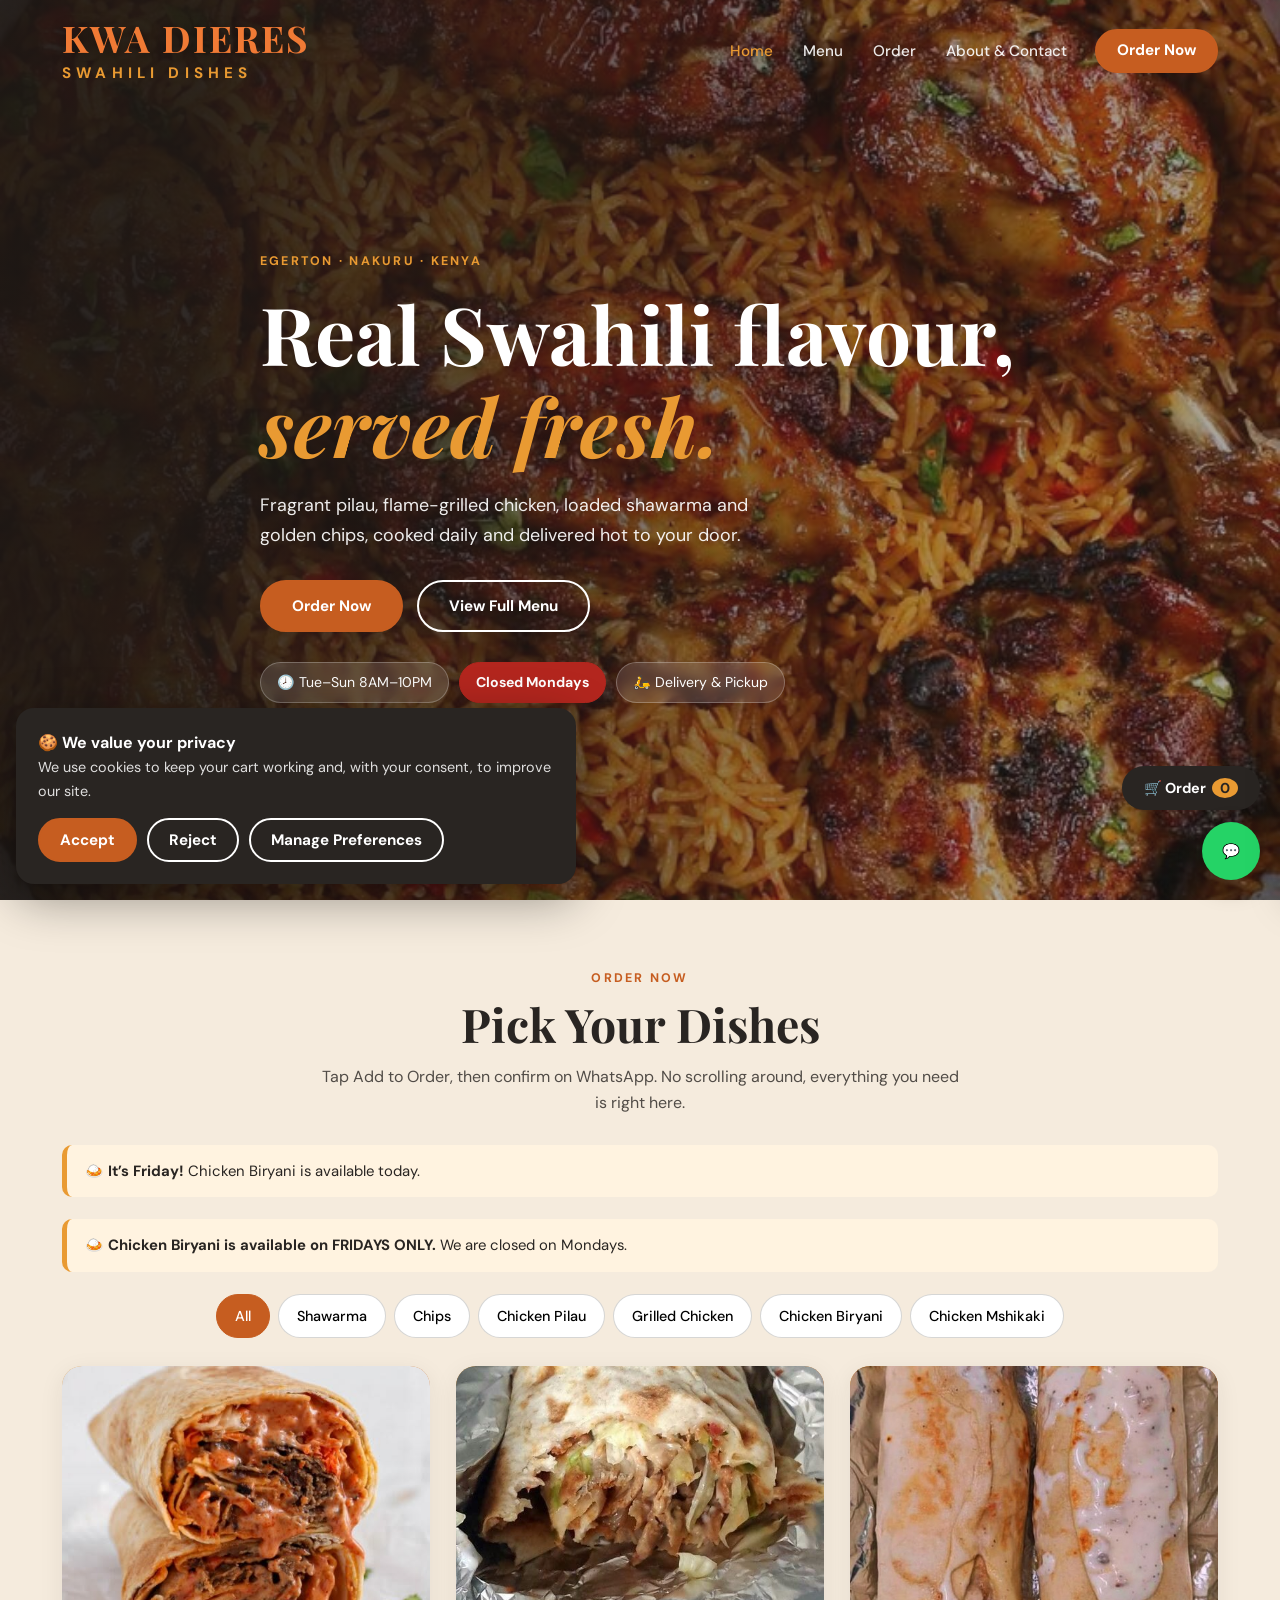
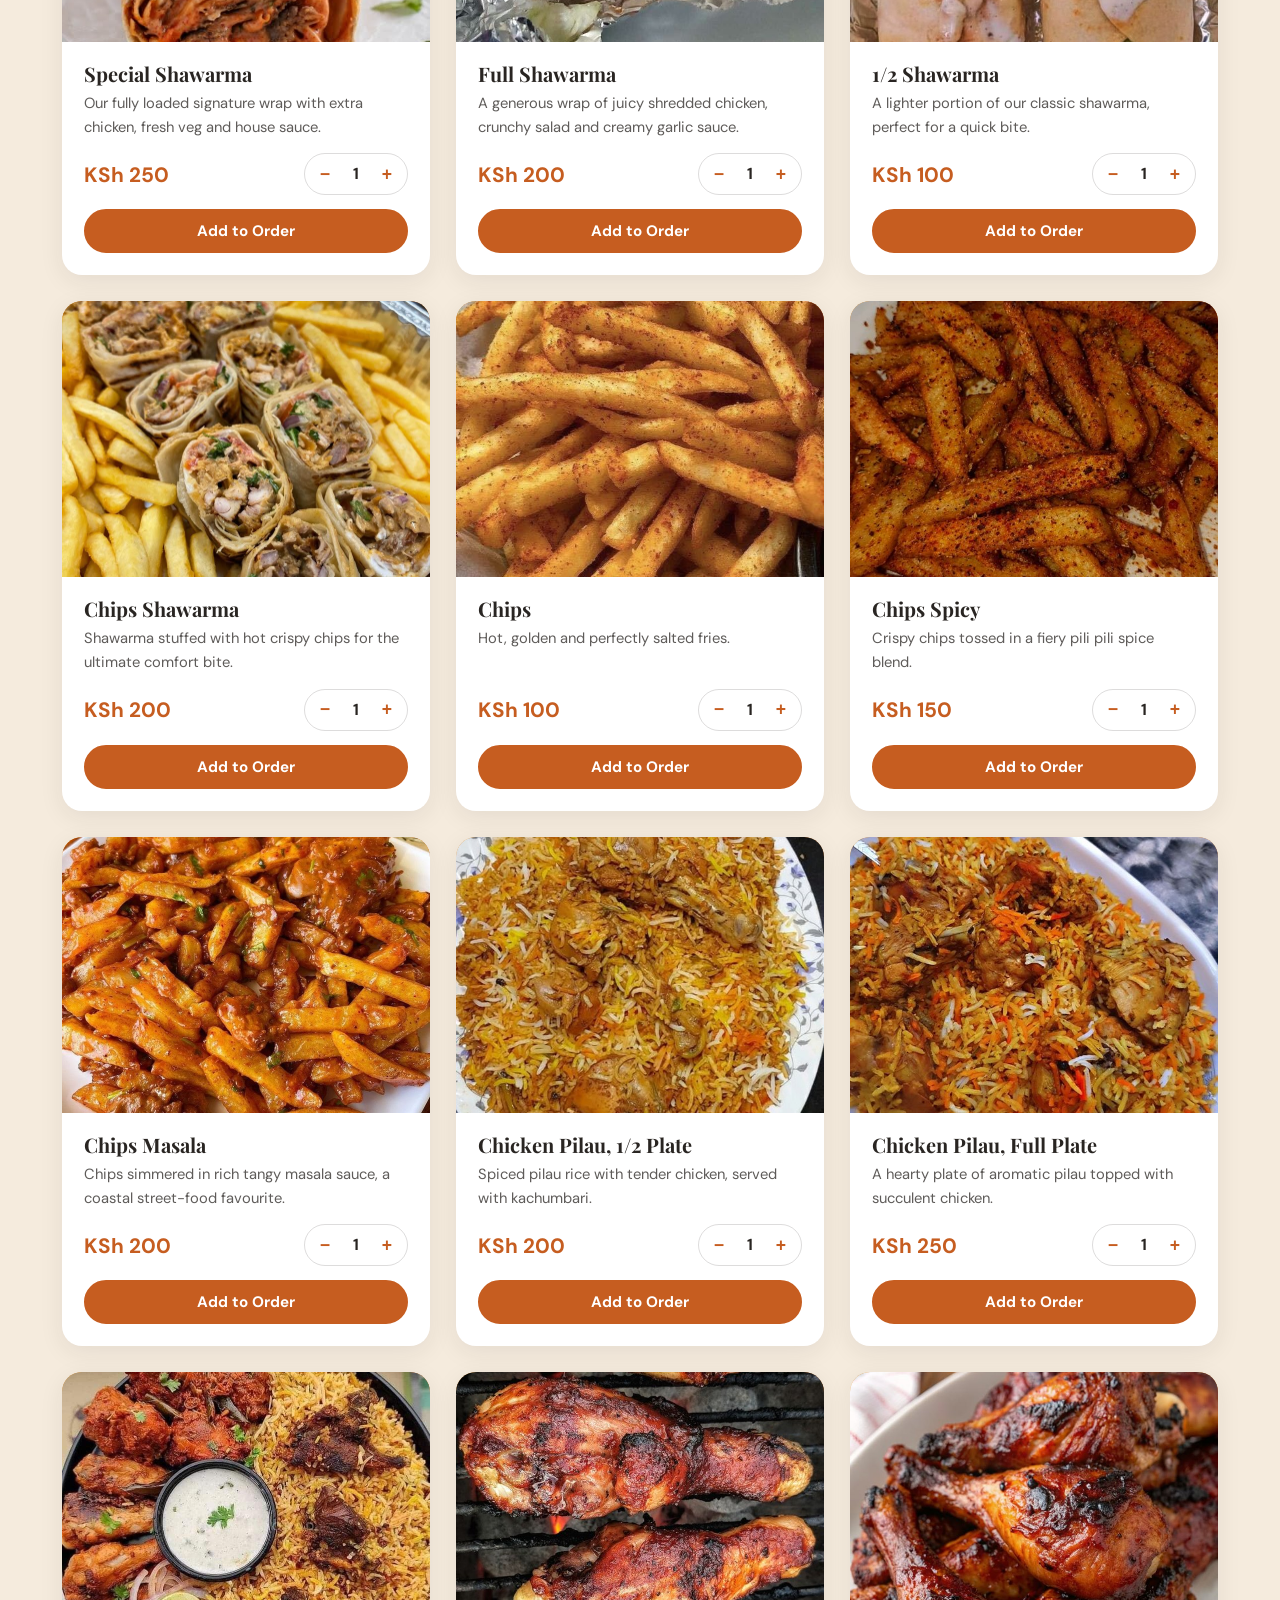
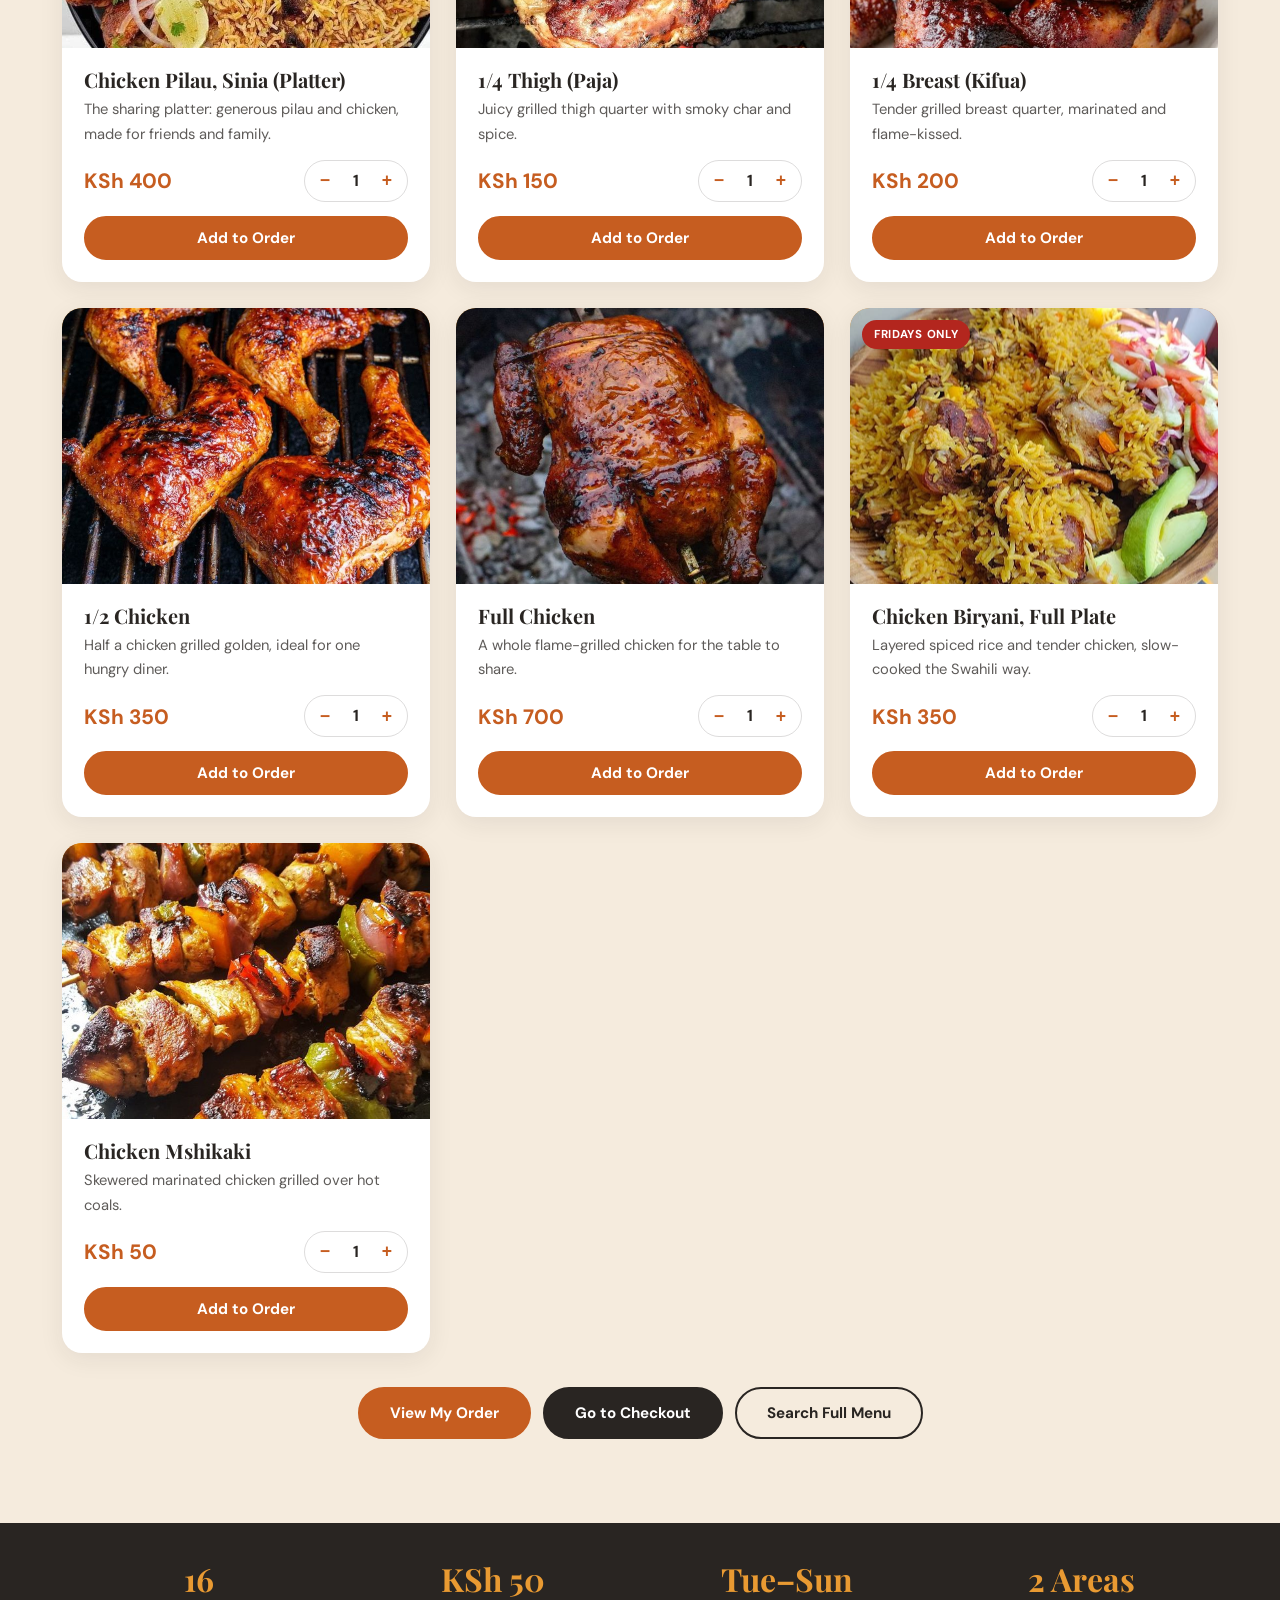
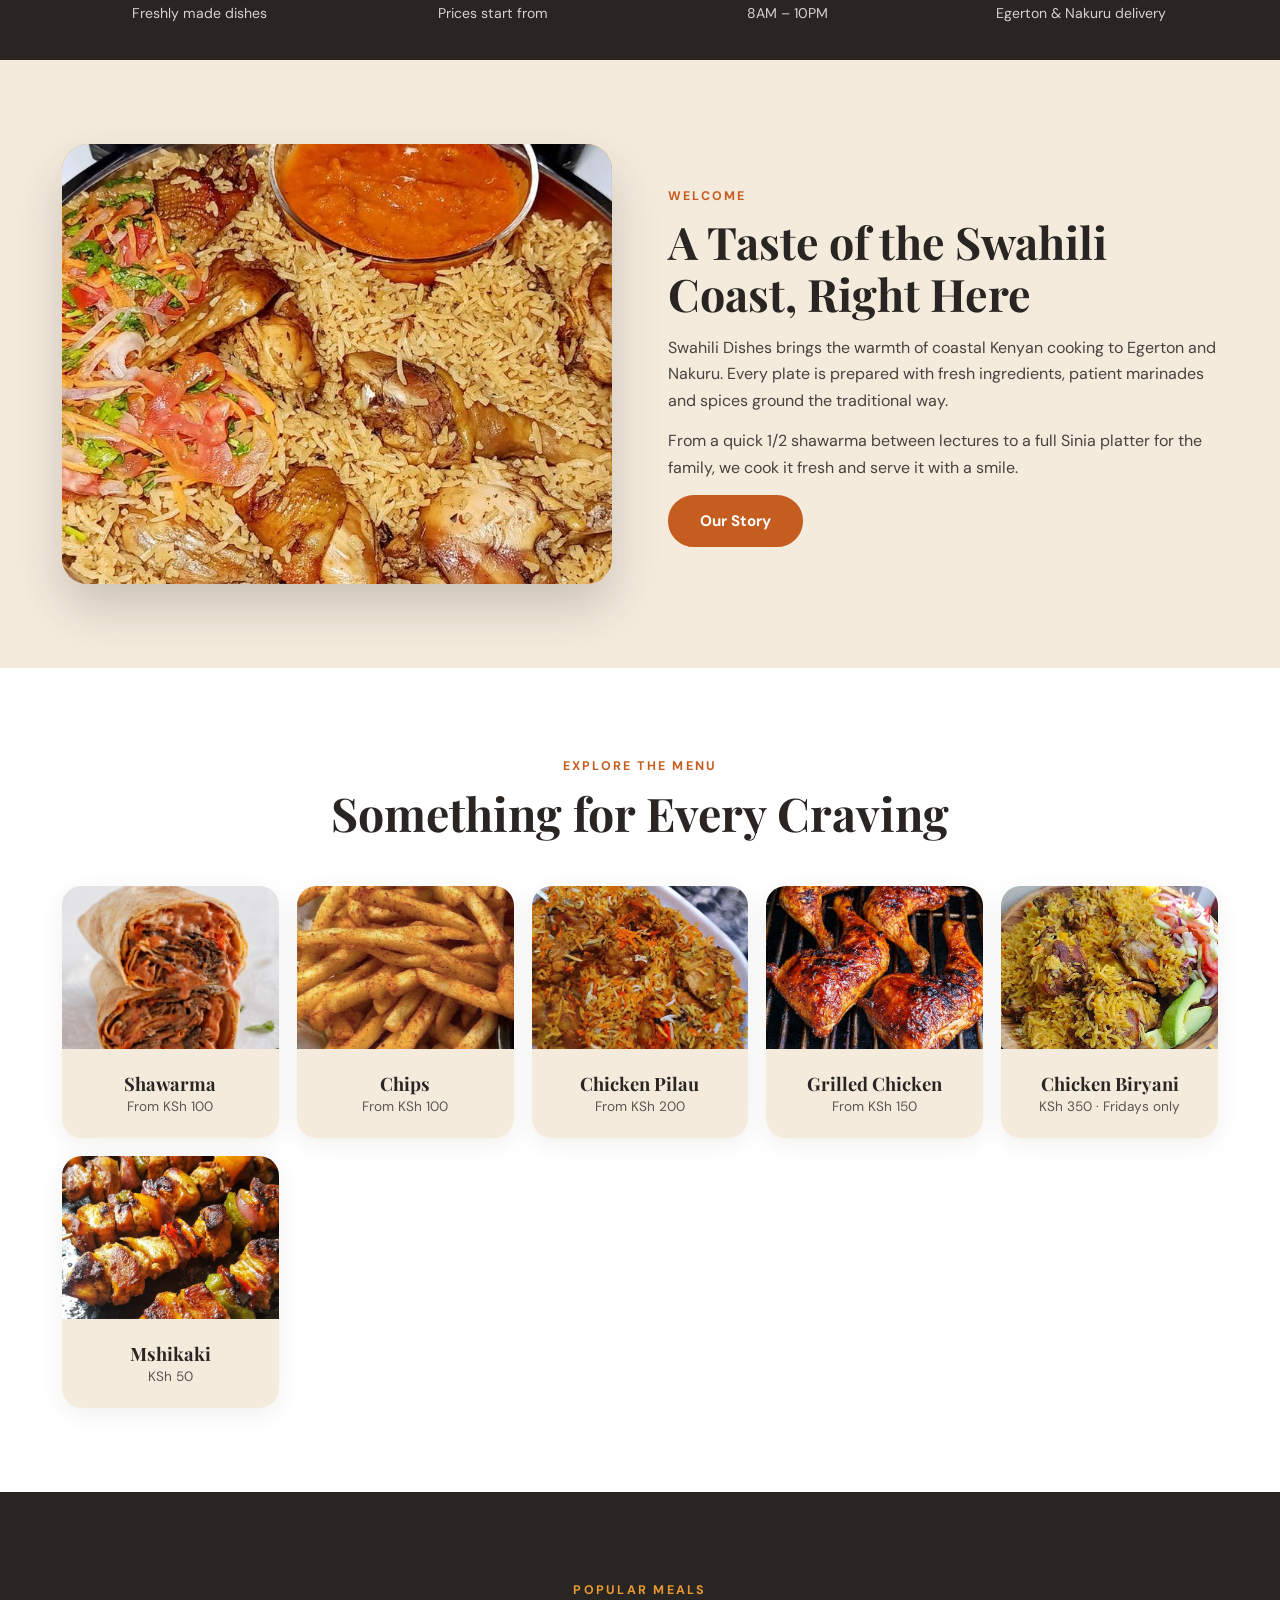
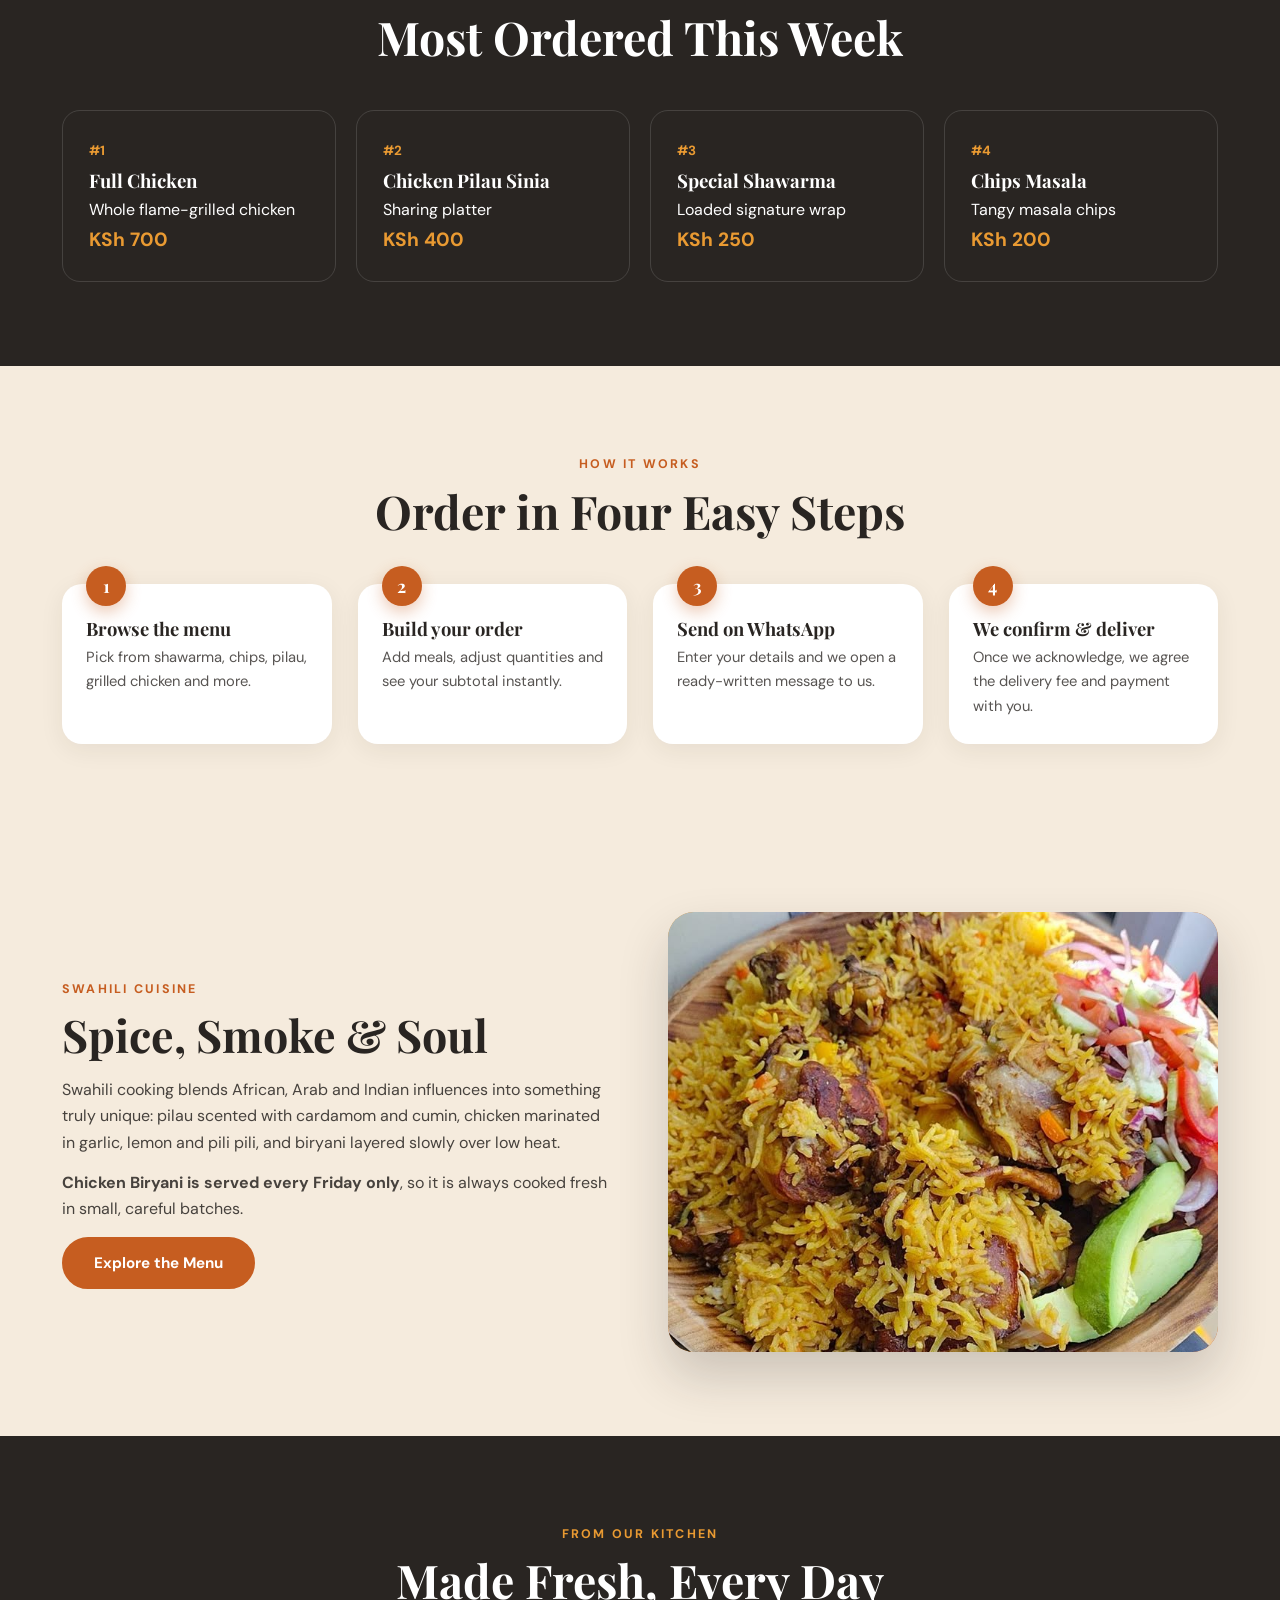
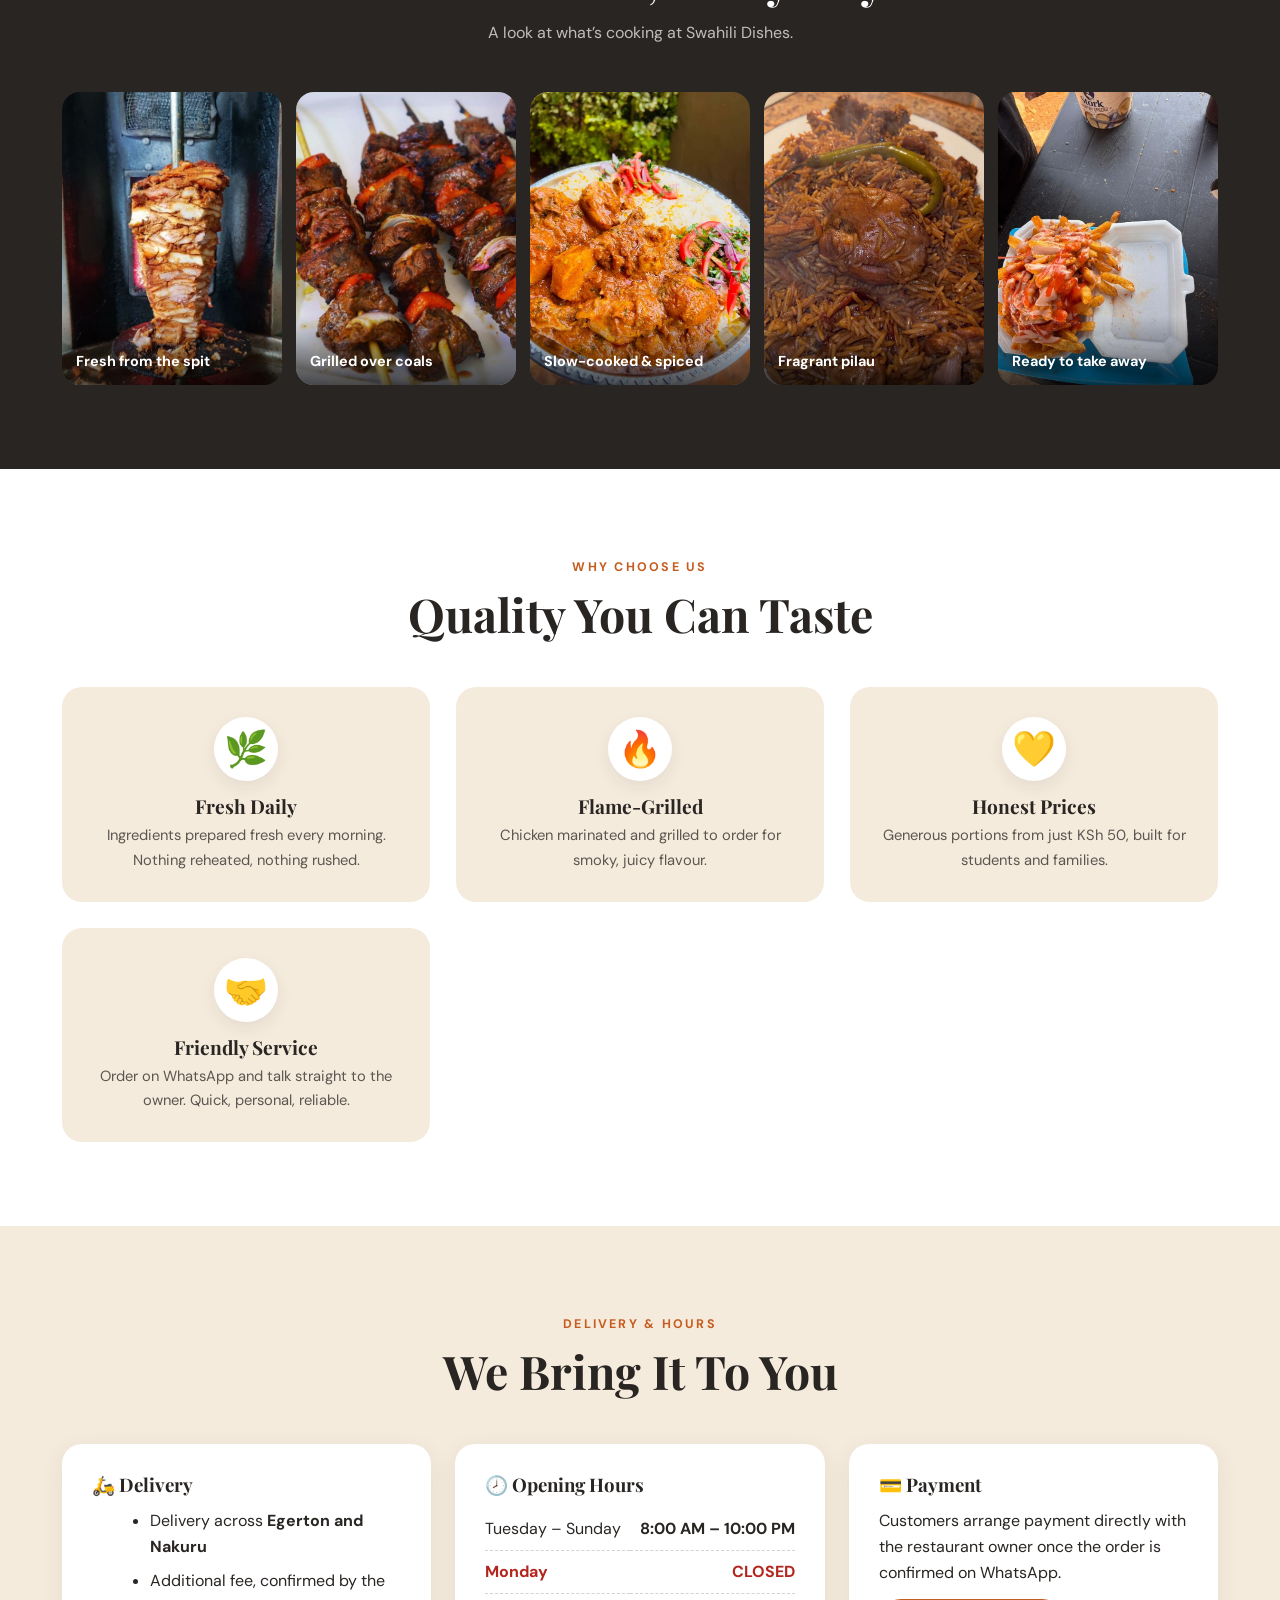
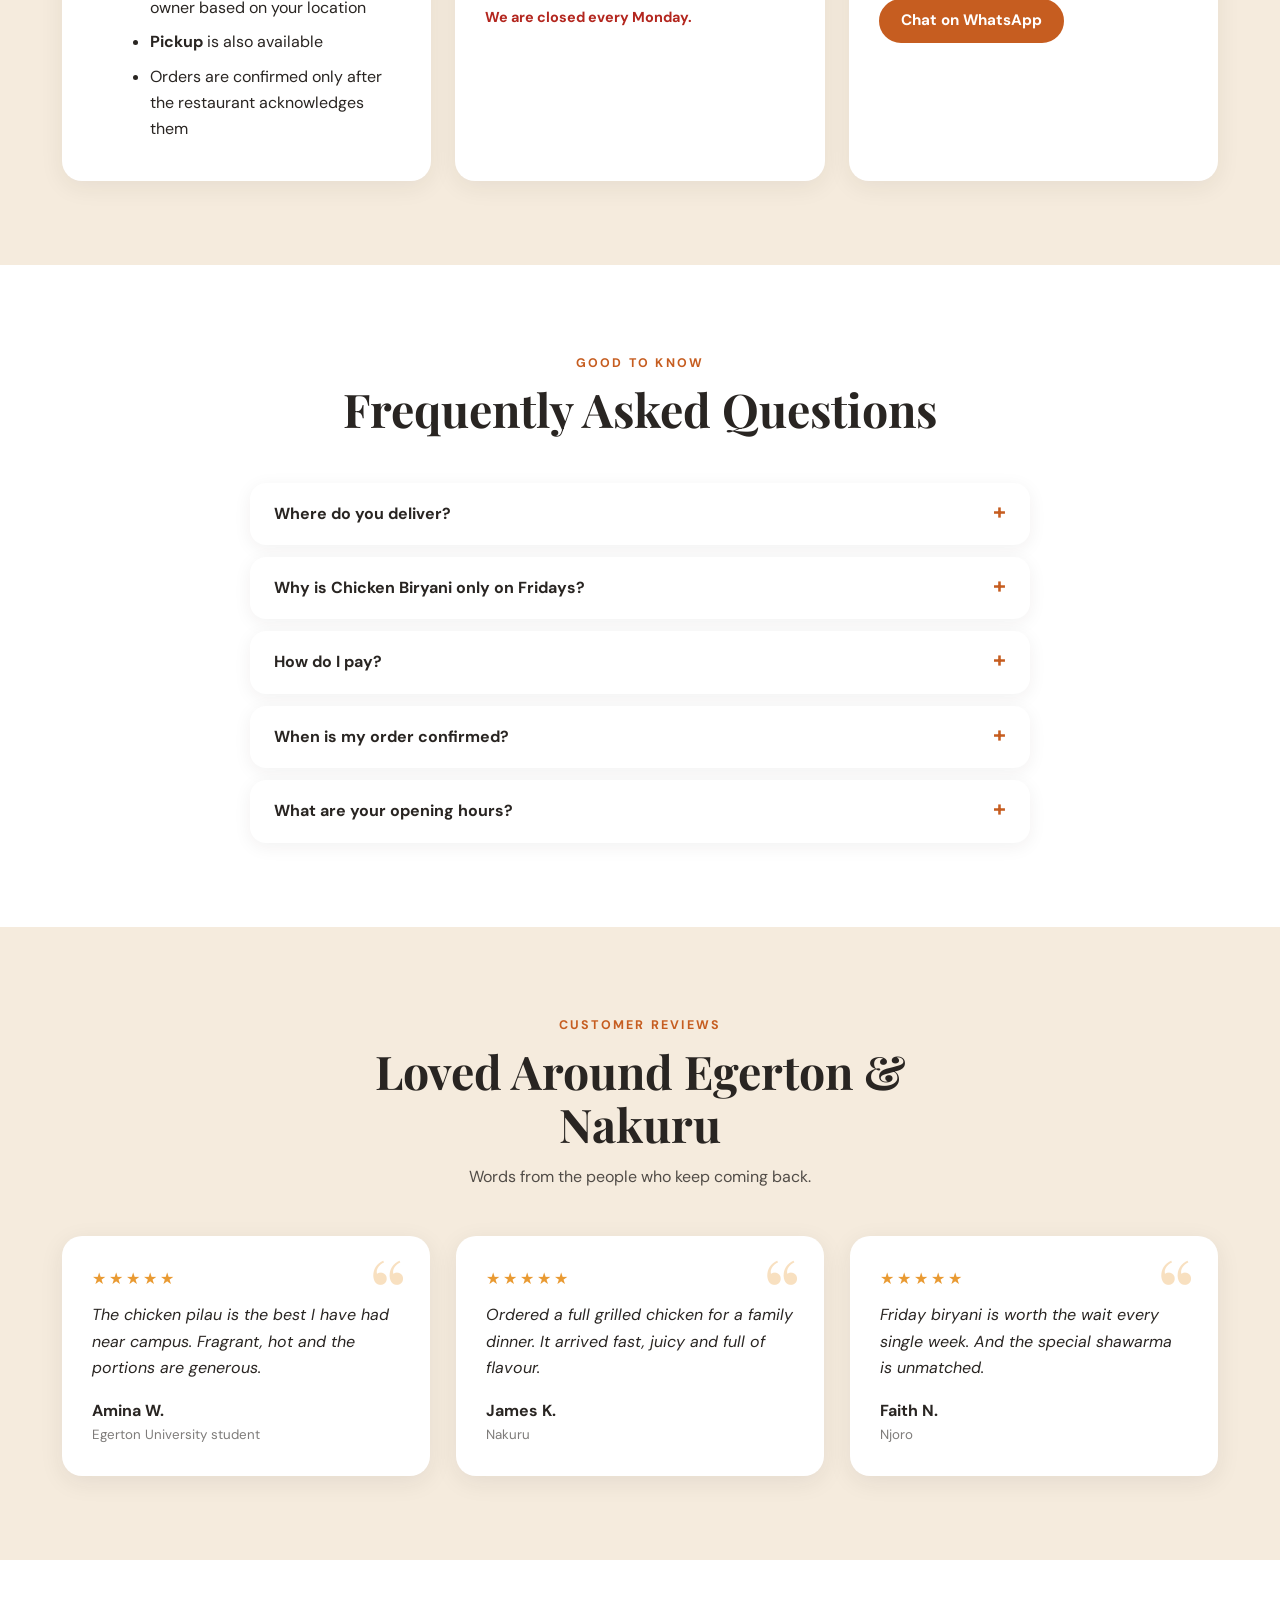
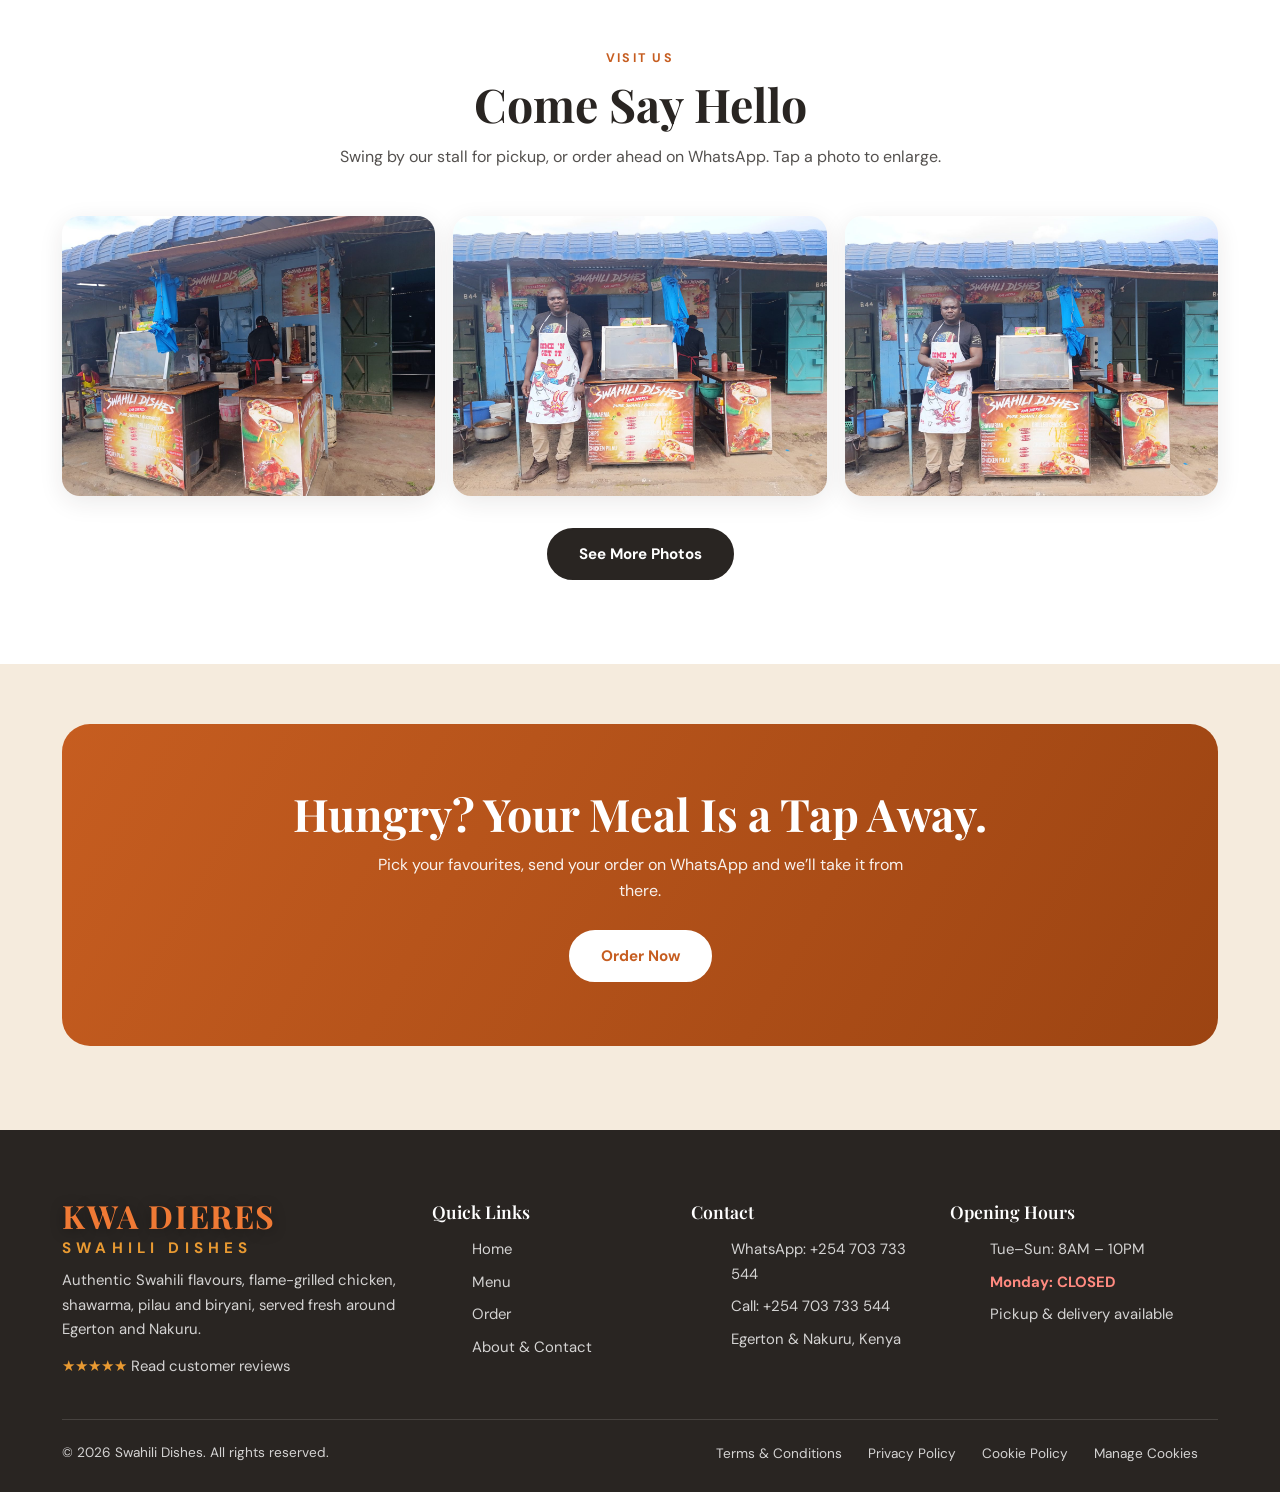
<file: index.html>
<!DOCTYPE html><html lang="en"><head><meta charset="utf-8"><meta name="viewport" content="width=device-width,initial-scale=1"><title>Kwa Dieres – Swahili Dishes | Swahili Cuisine, Grilled Chicken &amp; Shawarma in Egerton &amp; Nakuru</title><meta name="description" content="Authentic Swahili food in Egerton and Nakuru: pilau, biryani, grilled chicken, shawarma and chips. Order on WhatsApp."><link rel="preconnect" href="https://fonts.googleapis.com"><link rel="preconnect" href="https://fonts.gstatic.com" crossorigin><link href="https://fonts.googleapis.com/css2?family=DM+Sans:wght@400;500;700&family=Playfair+Display:wght@600;700&display=swap" rel="stylesheet"><link rel="stylesheet" href="css/style.css"></head><body>
<section class="hero"><div class="wrap"><span class="eyebrow" style="color:var(--a)">Egerton · Nakuru · Kenya</span><h1>Real Swahili flavour, <em>served fresh.</em></h1><p>Fragrant pilau, flame-grilled chicken, loaded shawarma and golden chips, cooked daily and delivered hot to your door.</p><div class="cta"><a class="btn" href="#order">Order Now</a><a class="btn ghost" href="menu.html">View Full Menu</a></div><div class="pills"><span>🕗 Tue–Sun 8AM–10PM</span><span class="x">Closed Mondays</span><span>🛵 Delivery &amp; Pickup</span></div></div></section>
<section id="order" style="padding-top:64px"><div class="wrap"><div class="sh rv" style="margin-bottom:28px"><span class="eyebrow">Order Now</span><h2>Pick Your Dishes</h2><p>Tap Add to Order, then confirm on WhatsApp. No scrolling around, everything you need is right here.</p></div><div id="notice"></div><div class="notice"><b>🍛 Chicken Biryani is available on FRIDAYS ONLY.</b> We are closed on Mondays.</div><div class="chips" id="qchips" style="margin-bottom:28px"></div><div class="grid" id="featured"></div><p style="text-align:center;margin-top:34px;display:flex;gap:12px;justify-content:center;flex-wrap:wrap"><button class="btn" data-open>View My Order</button><a class="btn dk" href="order.html">Go to Checkout</a><a class="btn ghost" style="color:var(--c);border-color:var(--c)" href="menu.html">Search Full Menu</a></p></div></section>
<div class="stats"><div class="wrap"><div><b>16</b><span>Freshly made dishes</span></div><div><b>KSh 50</b><span>Prices start from</span></div><div><b>Tue–Sun</b><span>8AM – 10PM</span></div><div><b>2 Areas</b><span>Egerton &amp; Nakuru delivery</span></div></div></div>
<section><div class="wrap split"><div class="pic rv">🍗<img src="images/about.jpg" alt="Swahili Dishes kitchen" onerror="this.remove()"></div><div class="rv"><span class="eyebrow">Welcome</span><h2>A Taste of the Swahili Coast, Right Here</h2><p>Swahili Dishes brings the warmth of coastal Kenyan cooking to Egerton and Nakuru. Every plate is prepared with fresh ingredients, patient marinades and spices ground the traditional way.</p><p>From a quick 1/2 shawarma between lectures to a full Sinia platter for the family, we cook it fresh and serve it with a smile.</p><a class="btn" href="about.html">Our Story</a></div></div></section>
<section class="white"><div class="wrap"><div class="sh rv"><span class="eyebrow">Explore the Menu</span><h2>Something for Every Craving</h2></div><div class="tiles"><a class="tile rv" href="menu.html#cat-0"><div class="tim"><img src="images/special-shawarma.jpg" alt="" loading="lazy"></div><h3>Shawarma</h3><p>From KSh 100</p></a><a class="tile rv" href="menu.html#cat-1"><div class="tim"><img src="images/chips.jpg" alt="" loading="lazy"></div><h3>Chips</h3><p>From KSh 100</p></a><a class="tile rv" href="menu.html#cat-2"><div class="tim"><img src="images/pilau-full.jpg" alt="" loading="lazy"></div><h3>Chicken Pilau</h3><p>From KSh 200</p></a><a class="tile rv" href="menu.html#cat-3"><div class="tim"><img src="images/grill-half.jpg" alt="" loading="lazy"></div><h3>Grilled Chicken</h3><p>From KSh 150</p></a><a class="tile rv" href="menu.html#cat-4"><div class="tim"><img src="images/biryani.jpg" alt="" loading="lazy"></div><h3>Chicken Biryani</h3><p>KSh 350 · Fridays only</p></a><a class="tile rv" href="menu.html#cat-5"><div class="tim"><img src="images/mshikaki.jpg" alt="" loading="lazy"></div><h3>Mshikaki</h3><p>KSh 50</p></a></div></div></section>
<section class="dark"><div class="wrap"><div class="sh rv"><span class="eyebrow" style="color:var(--a)">Popular Meals</span><h2>Most Ordered This Week</h2></div><div class="pop rv"><div><small>#1</small><h3>Full Chicken</h3><p>Whole flame-grilled chicken</p><b>KSh 700</b></div><div><small>#2</small><h3>Chicken Pilau Sinia</h3><p>Sharing platter</p><b>KSh 400</b></div><div><small>#3</small><h3>Special Shawarma</h3><p>Loaded signature wrap</p><b>KSh 250</b></div><div><small>#4</small><h3>Chips Masala</h3><p>Tangy masala chips</p><b>KSh 200</b></div></div></div></section>
<section><div class="wrap"><div class="sh rv"><span class="eyebrow">How It Works</span><h2>Order in Four Easy Steps</h2></div><div class="steps"><div class="step rv"><h3>Browse the menu</h3><p>Pick from shawarma, chips, pilau, grilled chicken and more.</p></div><div class="step rv"><h3>Build your order</h3><p>Add meals, adjust quantities and see your subtotal instantly.</p></div><div class="step rv"><h3>Send on WhatsApp</h3><p>Enter your details and we open a ready-written message to us.</p></div><div class="step rv"><h3>We confirm &amp; deliver</h3><p>Once we acknowledge, we agree the delivery fee and payment with you.</p></div></div></div></section>
<section><div class="wrap split"><div class="rv"><span class="eyebrow">Swahili Cuisine</span><h2>Spice, Smoke &amp; Soul</h2><p>Swahili cooking blends African, Arab and Indian influences into something truly unique: pilau scented with cardamom and cumin, chicken marinated in garlic, lemon and pili pili, and biryani layered slowly over low heat.</p><p><b>Chicken Biryani is served every Friday only</b>, so it is always cooked fresh in small, careful batches.</p><a class="btn" href="menu.html">Explore the Menu</a></div><div class="pic rv">🍛<img src="images/biryani.jpg" alt="Chicken biryani" onerror="this.remove()"></div></div></section>
<section class="dark"><div class="wrap"><div class="sh rv"><span class="eyebrow" style="color:var(--a)">From Our Kitchen</span><h2>Made Fresh, Every Day</h2><p>A look at what’s cooking at Swahili Dishes.</p></div><div class="gal"><figure class="rv"><img src="images/g1.jpg" alt="Shawarma roasting on the spit" loading="lazy"><figcaption>Fresh from the spit</figcaption></figure><figure class="rv"><img src="images/g2.jpg" alt="Skewers grilled over coals" loading="lazy"><figcaption>Grilled over coals</figcaption></figure><figure class="rv"><img src="images/g3.jpg" alt="Slow-cooked spiced dish" loading="lazy"><figcaption>Slow-cooked &amp; spiced</figcaption></figure><figure class="rv"><img src="images/g4.jpg" alt="Fragrant pilau" loading="lazy"><figcaption>Fragrant pilau</figcaption></figure><figure class="rv"><img src="images/g5.jpg" alt="Takeaway chips" loading="lazy"><figcaption>Ready to take away</figcaption></figure></div></div></section>
<section class="white"><div class="wrap"><div class="sh rv"><span class="eyebrow">Why Choose Us</span><h2>Quality You Can Taste</h2></div><div class="grid"><div class="feat rv"><i aria-hidden="true">🌿</i><h3>Fresh Daily</h3><p>Ingredients prepared fresh every morning. Nothing reheated, nothing rushed.</p></div><div class="feat rv"><i aria-hidden="true">🔥</i><h3>Flame-Grilled</h3><p>Chicken marinated and grilled to order for smoky, juicy flavour.</p></div><div class="feat rv"><i aria-hidden="true">💛</i><h3>Honest Prices</h3><p>Generous portions from just KSh 50, built for students and families.</p></div><div class="feat rv"><i aria-hidden="true">🤝</i><h3>Friendly Service</h3><p>Order on WhatsApp and talk straight to the owner. Quick, personal, reliable.</p></div></div></div></section>
<section><div class="wrap"><div class="sh rv"><span class="eyebrow">Delivery &amp; Hours</span><h2>We Bring It To You</h2></div><div class="info"><div class="box rv"><h3>🛵 Delivery</h3><ul><li>Delivery across <b>Egerton and Nakuru</b></li><li>Additional fee, confirmed by the owner based on your location</li><li><b>Pickup</b> is also available</li><li>Orders are confirmed only after the restaurant acknowledges them</li></ul></div><div class="box rv"><h3>🕗 Opening Hours</h3><table class="hrs"><tr><td>Tuesday – Sunday</td><td>8:00 AM – 10:00 PM</td></tr><tr class="cl"><td>Monday</td><td>CLOSED</td></tr></table><p style="margin-top:12px;font-size:.9rem"><b style="color:#b3261e">We are closed every Monday.</b></p></div><div class="box rv"><h3>💳 Payment</h3><p>Customers arrange payment directly with the restaurant owner once the order is confirmed on WhatsApp.</p><p style="margin-top:12px"><a class="btn sm" href="https://wa.me/254703733544">Chat on WhatsApp</a></p></div></div></div></section>
<section class="white"><div class="wrap"><div class="sh rv"><span class="eyebrow">Good to Know</span><h2>Frequently Asked Questions</h2></div><div class="faq rv"><details><summary>Where do you deliver?</summary><p>We deliver within Egerton and Nakuru. Delivery has an additional fee which the owner confirms with you based on your location. Pickup is also available.</p></details><details><summary>Why is Chicken Biryani only on Fridays?</summary><p>Biryani is cooked in careful, fresh batches every Friday, so it is only available to order that day.</p></details><details><summary>How do I pay?</summary><p>Payment is arranged directly with the restaurant owner after your order is acknowledged on WhatsApp.</p></details><details><summary>When is my order confirmed?</summary><p>Sending the WhatsApp message is a request. Your order is confirmed once the restaurant acknowledges it.</p></details><details><summary>What are your opening hours?</summary><p>We are open Tuesday to Sunday, 8AM to 10PM, and closed every Monday.</p></details></div></div></section>
<section id="reviews"><div class="wrap"><div class="sh rv"><span class="eyebrow">Customer Reviews</span><h2>Loved Around Egerton &amp; Nakuru</h2><p>Words from the people who keep coming back.</p></div><div class="grid"><div class="rev rv"><div class="st">★★★★★</div><p>The chicken pilau is the best I have had near campus. Fragrant, hot and the portions are generous.</p><b>Amina W.<small>Egerton University student</small></b></div><div class="rev rv"><div class="st">★★★★★</div><p>Ordered a full grilled chicken for a family dinner. It arrived fast, juicy and full of flavour.</p><b>James K.<small>Nakuru</small></b></div><div class="rev rv"><div class="st">★★★★★</div><p>Friday biryani is worth the wait every single week. And the special shawarma is unmatched.</p><b>Faith N.<small>Njoro</small></b></div></div></div></section>
<section class="white"><div class="wrap"><div class="sh rv"><span class="eyebrow">Visit Us</span><h2>Come Say Hello</h2><p>Swing by our stall for pickup, or order ahead on WhatsApp. Tap a photo to enlarge.</p></div><div class="strip"><button class="zm rv" data-zoom="images/stall-1.jpg" data-alt="Swahili Dishes stall front" aria-label="Enlarge photo: Swahili Dishes stall front"><img src="images/stall-1.jpg" alt="Swahili Dishes stall front" loading="lazy"></button><button class="zm rv" data-zoom="images/stall-2.jpg" data-alt="Our team at the stall" aria-label="Enlarge photo: Our team at the stall"><img src="images/stall-2.jpg" alt="Our team at the stall" loading="lazy"></button><button class="zm rv" data-zoom="images/stall-5.jpg" data-alt="Fresh food counter" aria-label="Enlarge photo: Fresh food counter"><img src="images/stall-5.jpg" alt="Fresh food counter" loading="lazy"></button></div><p style="text-align:center;margin-top:32px"><a class="btn dk" href="about.html#stall">See More Photos</a></p></div></section>
<section style="padding-top:60px"><div class="wrap"><div class="band rv"><h2>Hungry? Your Meal Is a Tap Away.</h2><p>Pick your favourites, send your order on WhatsApp and we’ll take it from there.</p><a class="btn" href="menu.html">Order Now</a></div></div></section>
<script src="js/app.js"></script></body></html>
</file>
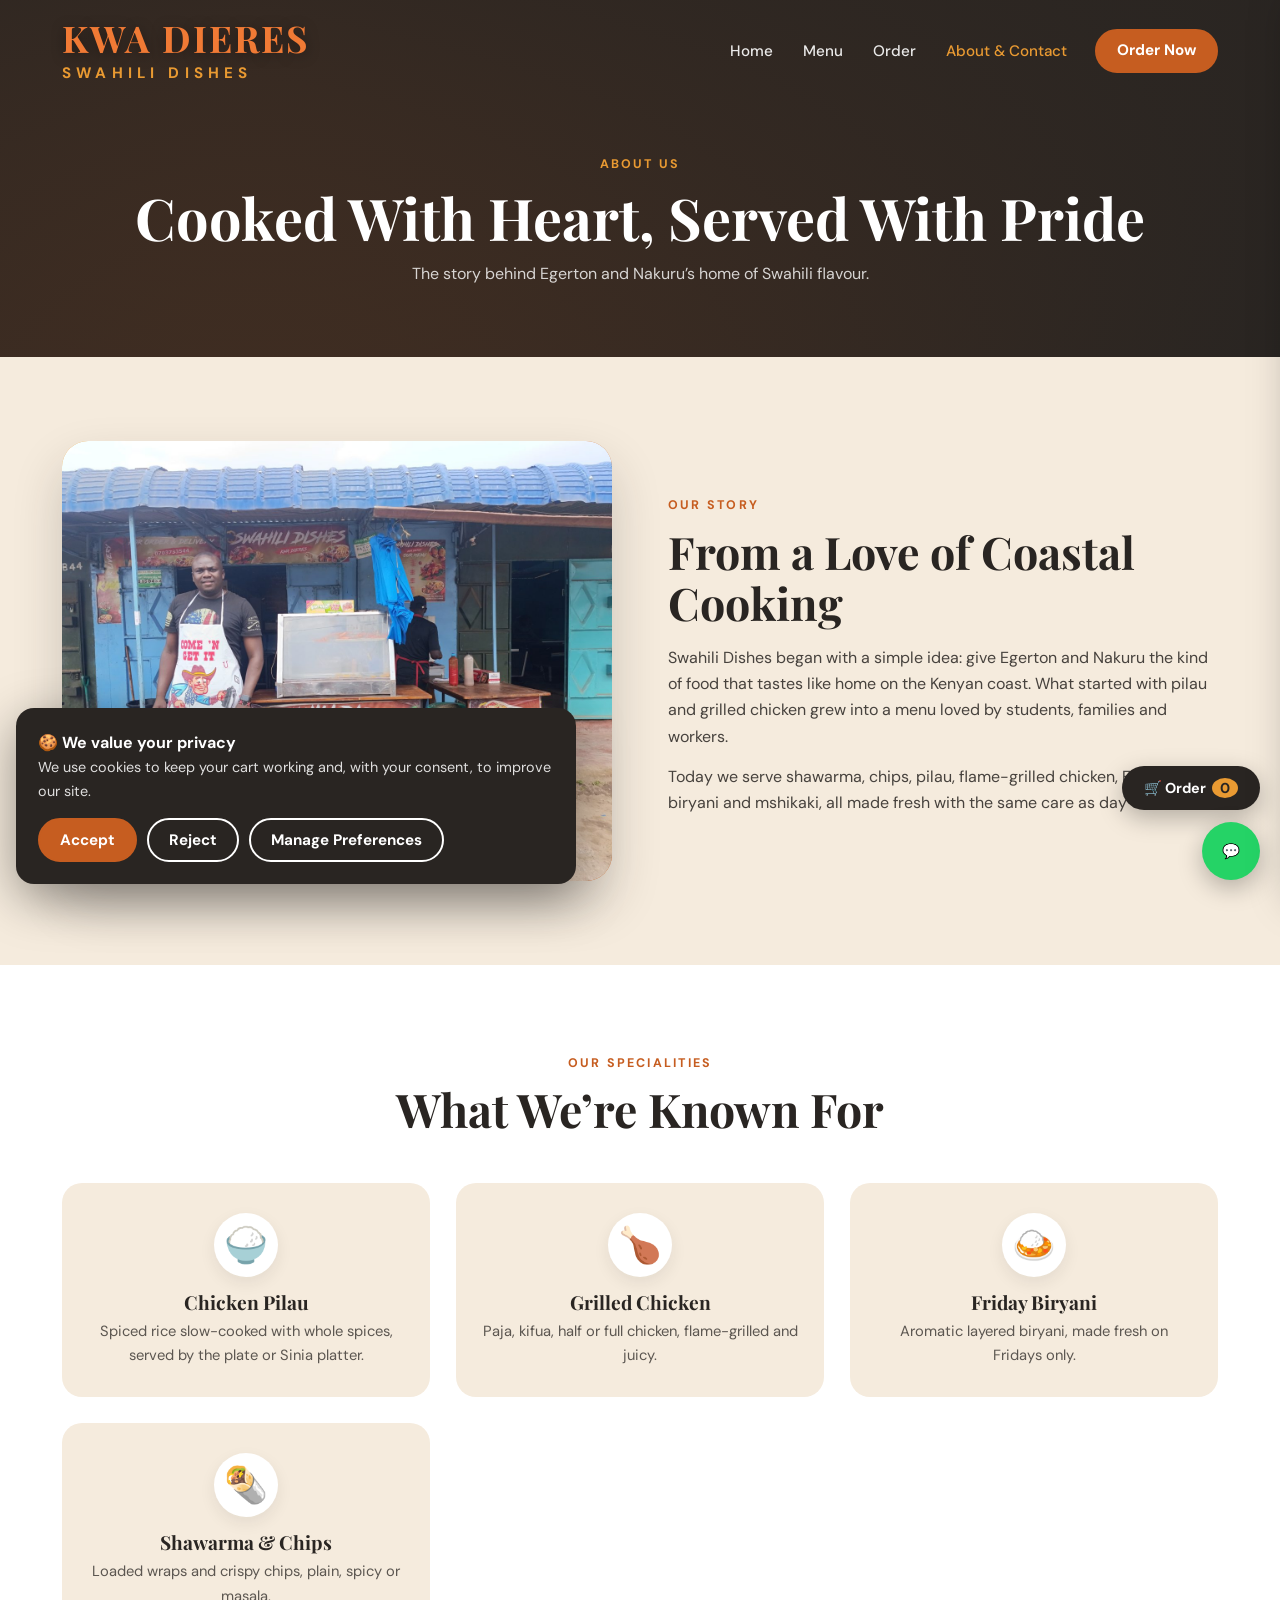
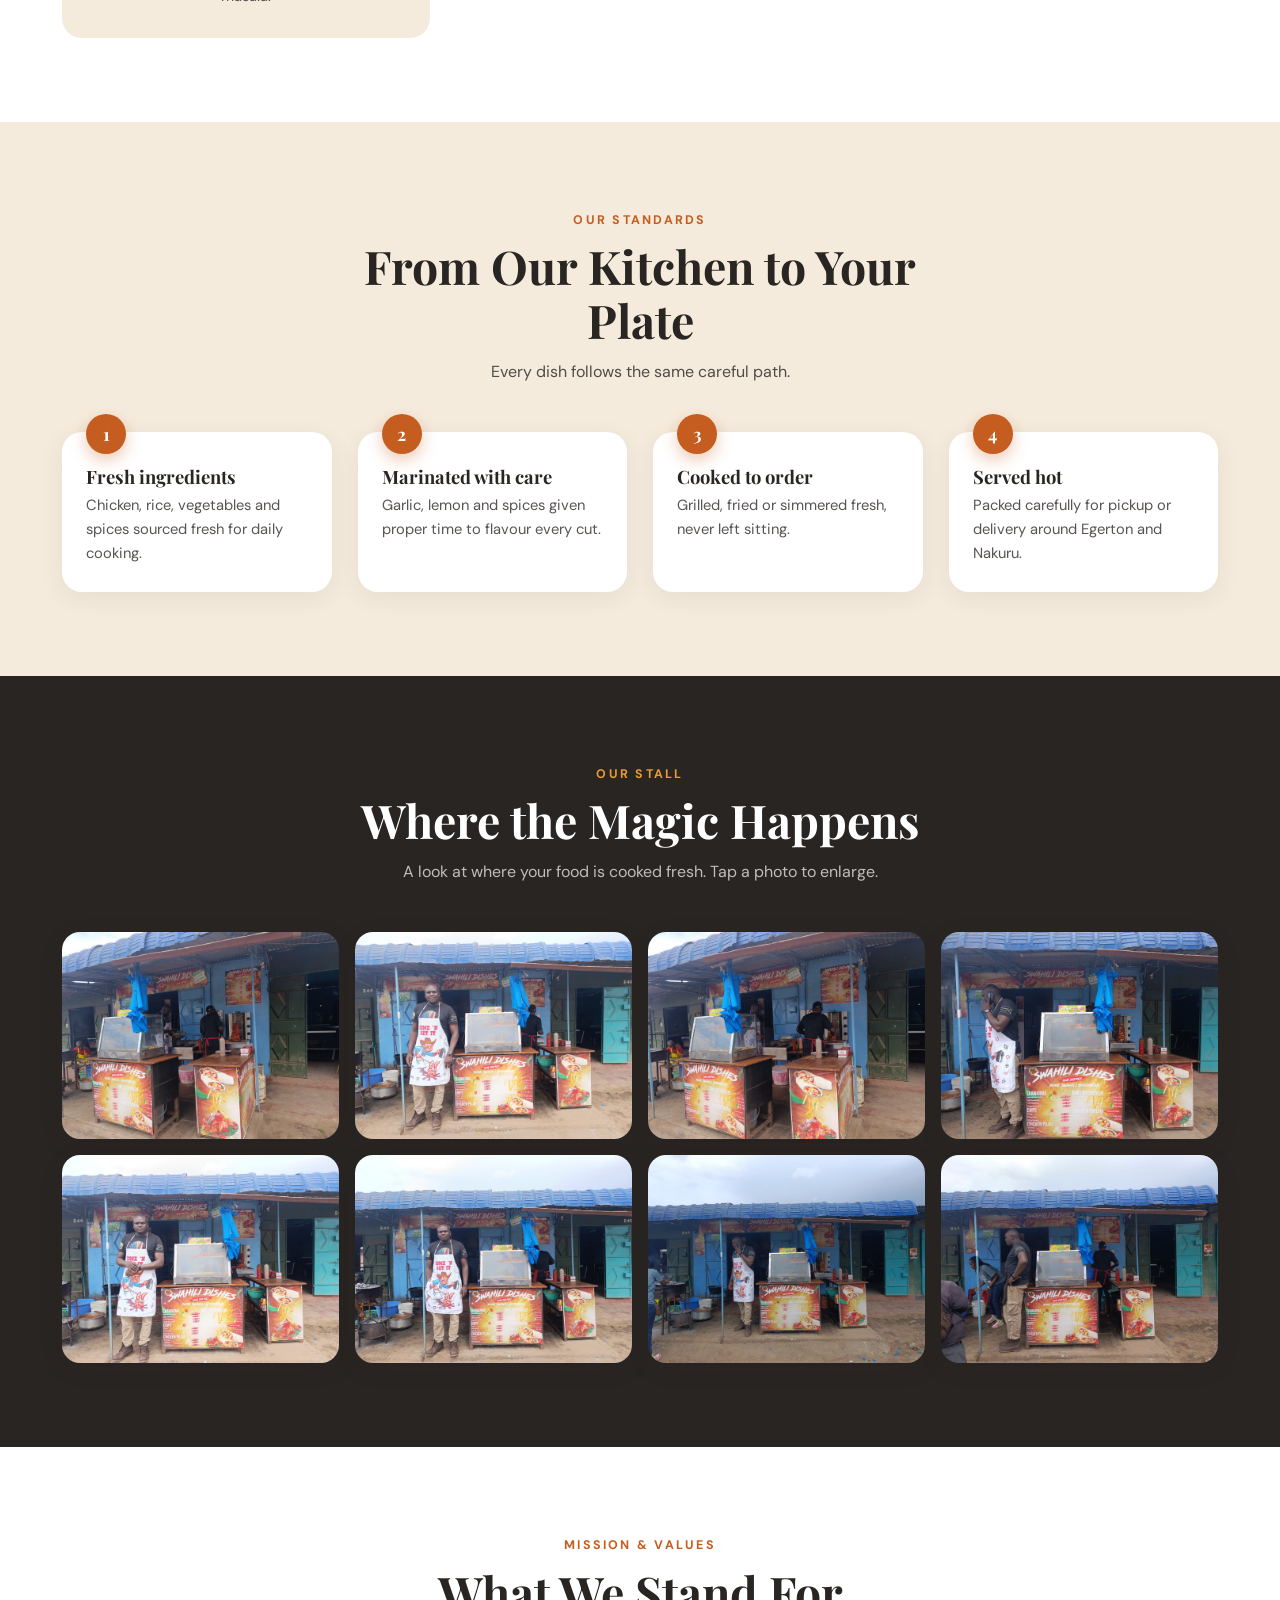
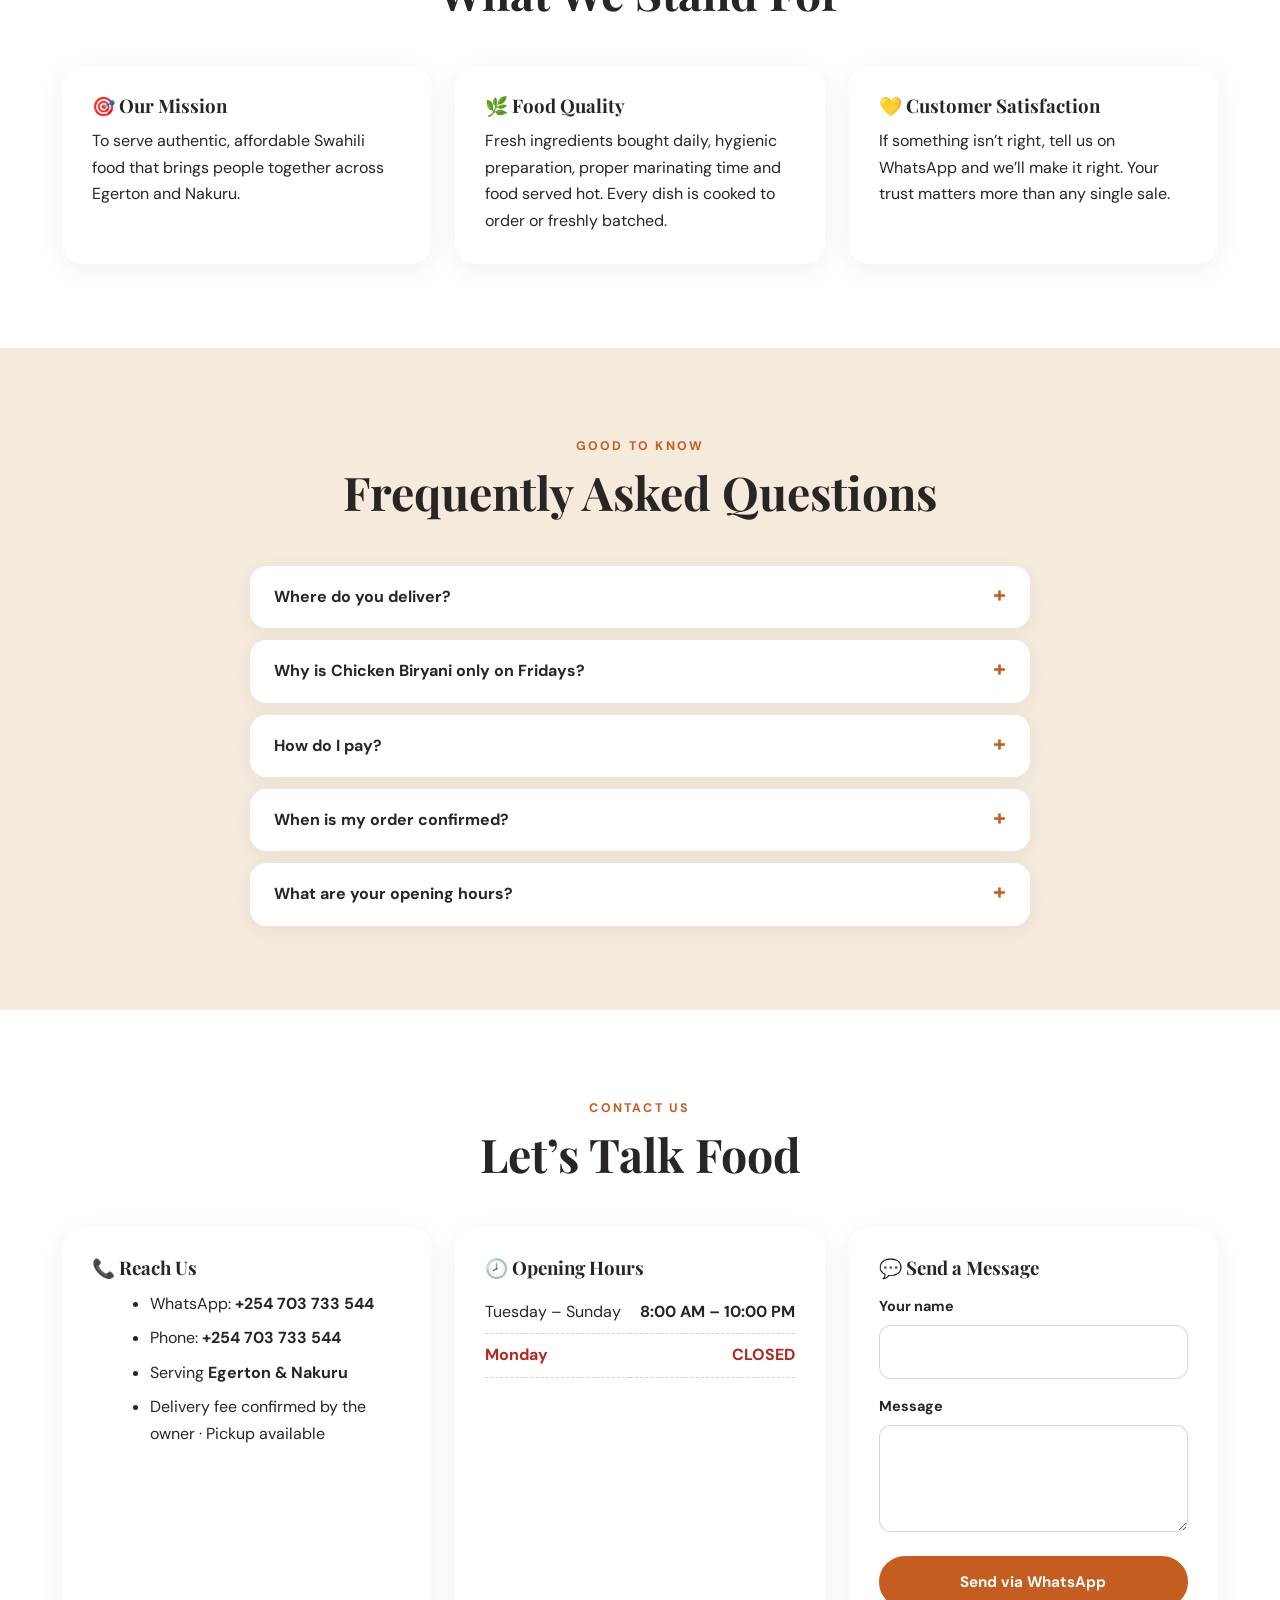
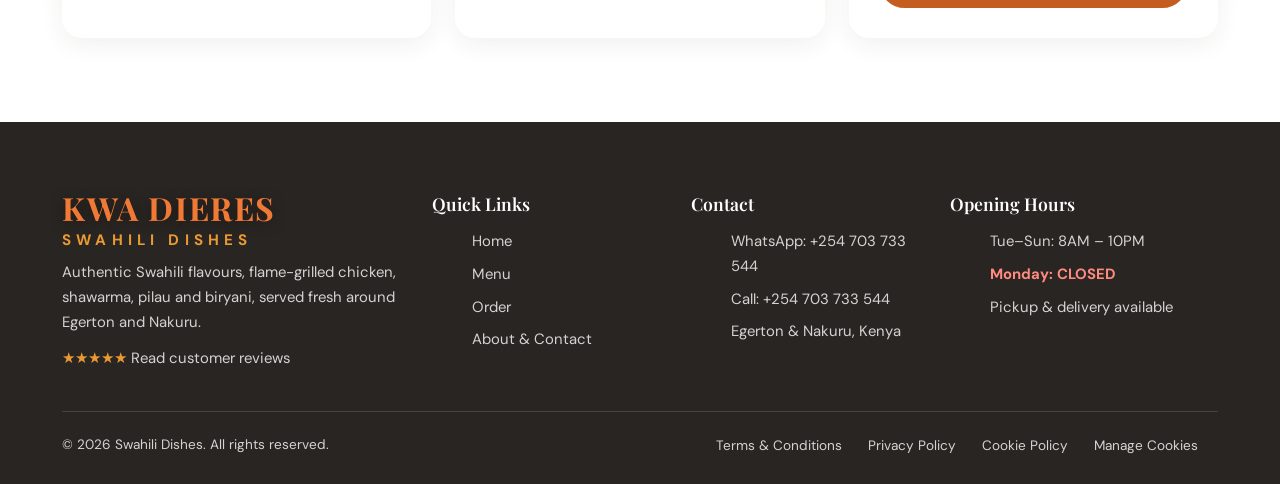
<file: about.html>
<!DOCTYPE html><html lang="en"><head><meta charset="utf-8"><meta name="viewport" content="width=device-width,initial-scale=1"><title>About &amp; Contact | Swahili Dishes</title><meta name="description" content="Our story, values and how to reach Swahili Dishes in Egerton and Nakuru."><link rel="preconnect" href="https://fonts.googleapis.com"><link rel="preconnect" href="https://fonts.gstatic.com" crossorigin><link href="https://fonts.googleapis.com/css2?family=DM+Sans:wght@400;500;700&family=Playfair+Display:wght@600;700&display=swap" rel="stylesheet"><link rel="stylesheet" href="css/style.css"></head><body>
<section class="ph"><span class="eyebrow" style="color:var(--a)">About Us</span><h1>Cooked With Heart, Served With Pride</h1><p>The story behind Egerton and Nakuru’s home of Swahili flavour.</p></section>
<section><div class="wrap split"><div class="pic rv">👨‍🍳<img src="images/stall-2.jpg" alt="Our team at the stall" onerror="this.remove()"></div><div class="rv"><span class="eyebrow">Our Story</span><h2>From a Love of Coastal Cooking</h2><p>Swahili Dishes began with a simple idea: give Egerton and Nakuru the kind of food that tastes like home on the Kenyan coast. What started with pilau and grilled chicken grew into a menu loved by students, families and workers.</p><p>Today we serve shawarma, chips, pilau, flame-grilled chicken, Friday biryani and mshikaki, all made fresh with the same care as day one.</p></div></div></section>
<section class="white"><div class="wrap"><div class="sh rv"><span class="eyebrow">Our Specialities</span><h2>What We’re Known For</h2></div><div class="grid"><div class="feat rv"><i aria-hidden="true">🍚</i><h3>Chicken Pilau</h3><p>Spiced rice slow-cooked with whole spices, served by the plate or Sinia platter.</p></div><div class="feat rv"><i aria-hidden="true">🍗</i><h3>Grilled Chicken</h3><p>Paja, kifua, half or full chicken, flame-grilled and juicy.</p></div><div class="feat rv"><i aria-hidden="true">🍛</i><h3>Friday Biryani</h3><p>Aromatic layered biryani, made fresh on Fridays only.</p></div><div class="feat rv"><i aria-hidden="true">🌯</i><h3>Shawarma &amp; Chips</h3><p>Loaded wraps and crispy chips, plain, spicy or masala.</p></div></div></div></section>
<section><div class="wrap"><div class="sh rv"><span class="eyebrow">Our Standards</span><h2>From Our Kitchen to Your Plate</h2><p>Every dish follows the same careful path.</p></div><div class="steps"><div class="step rv"><h3>Fresh ingredients</h3><p>Chicken, rice, vegetables and spices sourced fresh for daily cooking.</p></div><div class="step rv"><h3>Marinated with care</h3><p>Garlic, lemon and spices given proper time to flavour every cut.</p></div><div class="step rv"><h3>Cooked to order</h3><p>Grilled, fried or simmered fresh, never left sitting.</p></div><div class="step rv"><h3>Served hot</h3><p>Packed carefully for pickup or delivery around Egerton and Nakuru.</p></div></div></div></section>
<section class="dark" id="stall"><div class="wrap"><div class="sh rv"><span class="eyebrow" style="color:var(--a)">Our Stall</span><h2>Where the Magic Happens</h2><p>A look at where your food is cooked fresh. Tap a photo to enlarge.</p></div><div class="zg"><button class="zm rv" data-zoom="images/stall-1.jpg" data-alt="Stall front" aria-label="Enlarge photo: Stall front"><img src="images/stall-1.jpg" alt="Stall front" loading="lazy"></button><button class="zm rv" data-zoom="images/stall-2.jpg" data-alt="Team member at the stall" aria-label="Enlarge photo: Team member at the stall"><img src="images/stall-2.jpg" alt="Team member at the stall" loading="lazy"></button><button class="zm rv" data-zoom="images/stall-3.jpg" data-alt="Cooking counter" aria-label="Enlarge photo: Cooking counter"><img src="images/stall-3.jpg" alt="Cooking counter" loading="lazy"></button><button class="zm rv" data-zoom="images/stall-4.jpg" data-alt="Serving counter" aria-label="Enlarge photo: Serving counter"><img src="images/stall-4.jpg" alt="Serving counter" loading="lazy"></button><button class="zm rv" data-zoom="images/stall-5.jpg" data-alt="Stall with menu board" aria-label="Enlarge photo: Stall with menu board"><img src="images/stall-5.jpg" alt="Stall with menu board" loading="lazy"></button><button class="zm rv" data-zoom="images/stall-6.jpg" data-alt="Stall exterior" aria-label="Enlarge photo: Stall exterior"><img src="images/stall-6.jpg" alt="Stall exterior" loading="lazy"></button><button class="zm rv" data-zoom="images/stall-7.jpg" data-alt="Customers at the stall" aria-label="Enlarge photo: Customers at the stall"><img src="images/stall-7.jpg" alt="Customers at the stall" loading="lazy"></button><button class="zm rv" data-zoom="images/stall-8.jpg" data-alt="Daytime at the stall" aria-label="Enlarge photo: Daytime at the stall"><img src="images/stall-8.jpg" alt="Daytime at the stall" loading="lazy"></button></div></div></section>
<section class="white"><div class="wrap"><div class="sh rv"><span class="eyebrow">Mission &amp; Values</span><h2>What We Stand For</h2></div><div class="info"><div class="box rv"><h3>🎯 Our Mission</h3><p>To serve authentic, affordable Swahili food that brings people together across Egerton and Nakuru.</p></div><div class="box rv"><h3>🌿 Food Quality</h3><p>Fresh ingredients bought daily, hygienic preparation, proper marinating time and food served hot. Every dish is cooked to order or freshly batched.</p></div><div class="box rv"><h3>💛 Customer Satisfaction</h3><p>If something isn’t right, tell us on WhatsApp and we’ll make it right. Your trust matters more than any single sale.</p></div></div></div></section>
<section><div class="wrap"><div class="sh rv"><span class="eyebrow">Good to Know</span><h2>Frequently Asked Questions</h2></div><div class="faq rv"><details><summary>Where do you deliver?</summary><p>We deliver within Egerton and Nakuru. Delivery has an additional fee which the owner confirms with you based on your location. Pickup is also available.</p></details><details><summary>Why is Chicken Biryani only on Fridays?</summary><p>Biryani is cooked in careful, fresh batches every Friday, so it is only available to order that day.</p></details><details><summary>How do I pay?</summary><p>Payment is arranged directly with the restaurant owner after your order is acknowledged on WhatsApp.</p></details><details><summary>When is my order confirmed?</summary><p>Sending the WhatsApp message is a request. Your order is confirmed once the restaurant acknowledges it.</p></details><details><summary>What are your opening hours?</summary><p>We are open Tuesday to Sunday, 8AM to 10PM, and closed every Monday.</p></details></div></div></section>
<section class="white" id="contact"><div class="wrap"><div class="sh rv"><span class="eyebrow">Contact Us</span><h2>Let’s Talk Food</h2></div><div class="info"><div class="box rv"><h3>📞 Reach Us</h3><ul><li>WhatsApp: <a href="https://wa.me/254703733544"><b>+254 703 733 544</b></a></li><li>Phone: <a href="tel:+254703733544"><b>+254 703 733 544</b></a></li><li>Serving <b>Egerton &amp; Nakuru</b></li><li>Delivery fee confirmed by the owner · Pickup available</li></ul></div><div class="box rv"><h3>🕗 Opening Hours</h3><table class="hrs"><tr><td>Tuesday – Sunday</td><td>8:00 AM – 10:00 PM</td></tr><tr class="cl"><td>Monday</td><td>CLOSED</td></tr></table></div><form class="box fm rv" id="cf"><h3>💬 Send a Message</h3><label for="n">Your name</label><input id="n" required><label for="m">Message</label><textarea id="m" rows="3" required></textarea><button class="btn" style="margin-top:16px;width:100%">Send via WhatsApp</button></form></div></div></section>
<script src="js/app.js"></script></body></html>
</file>
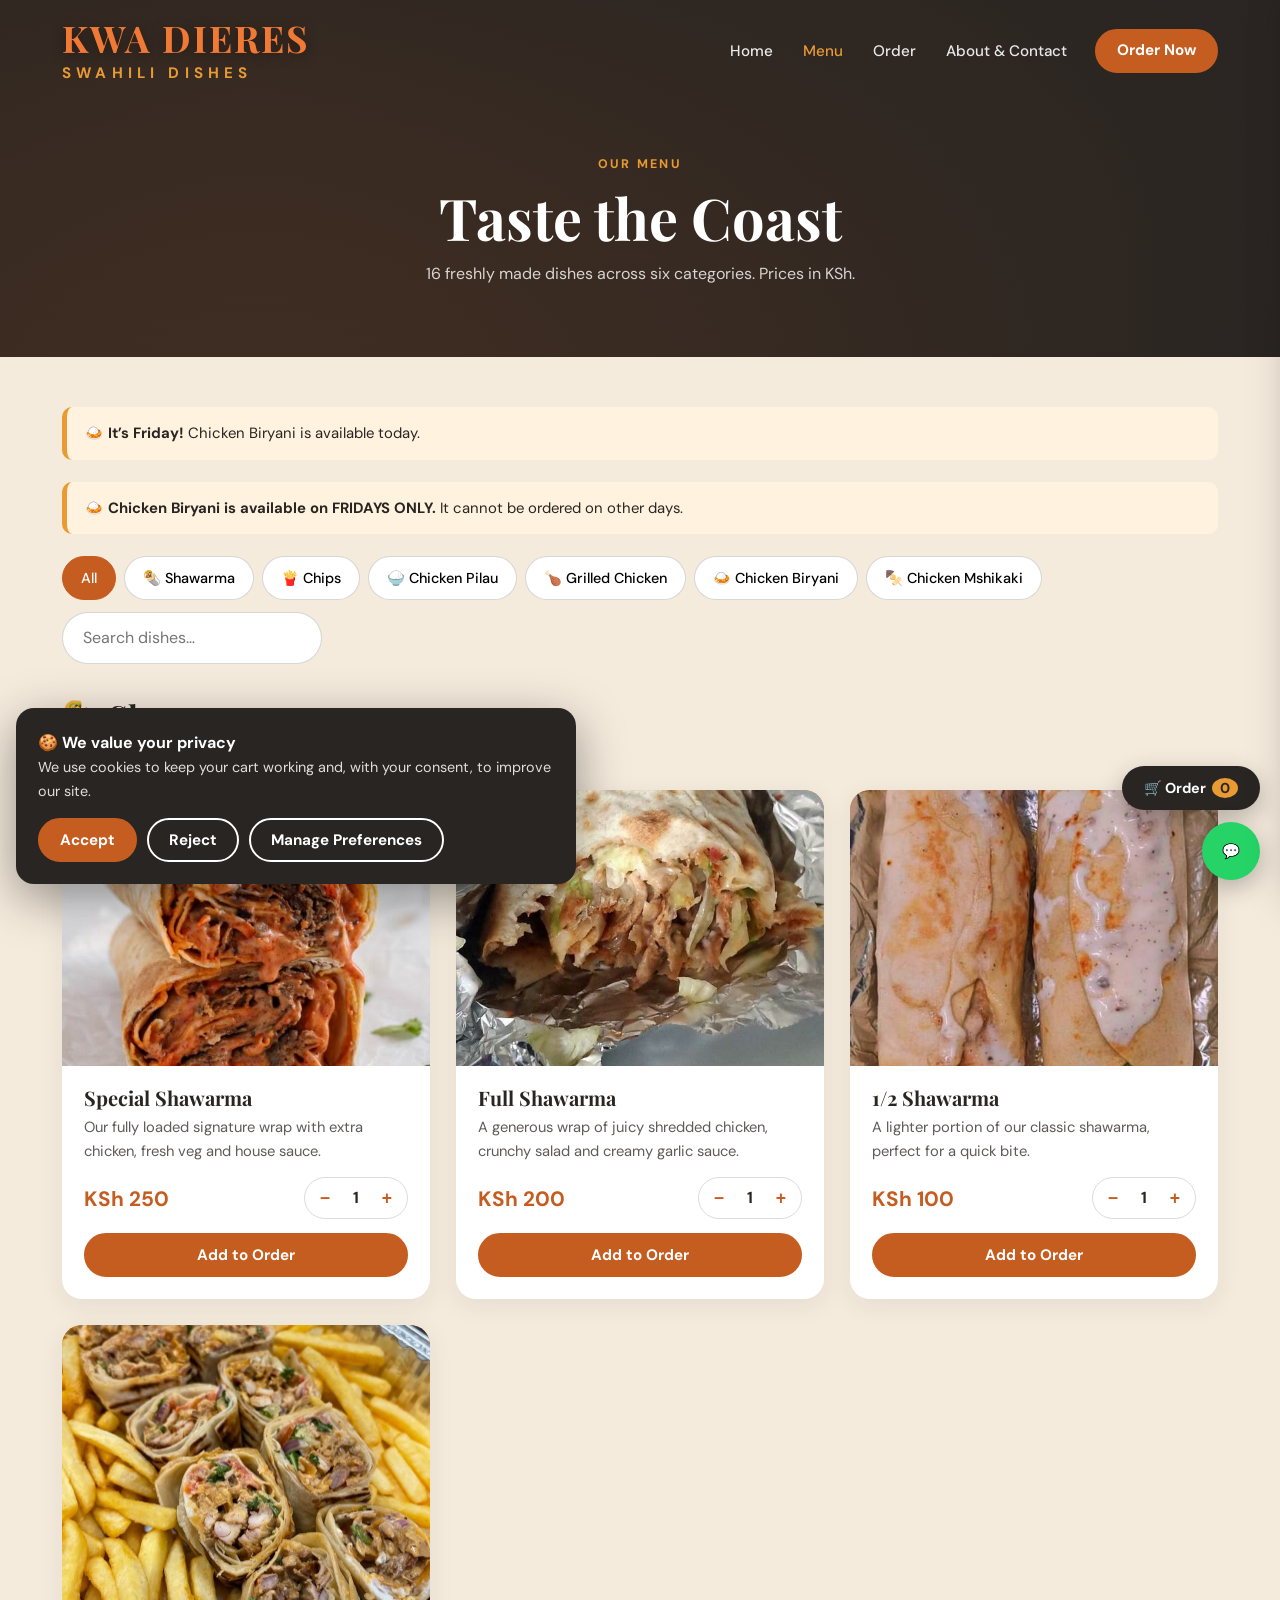
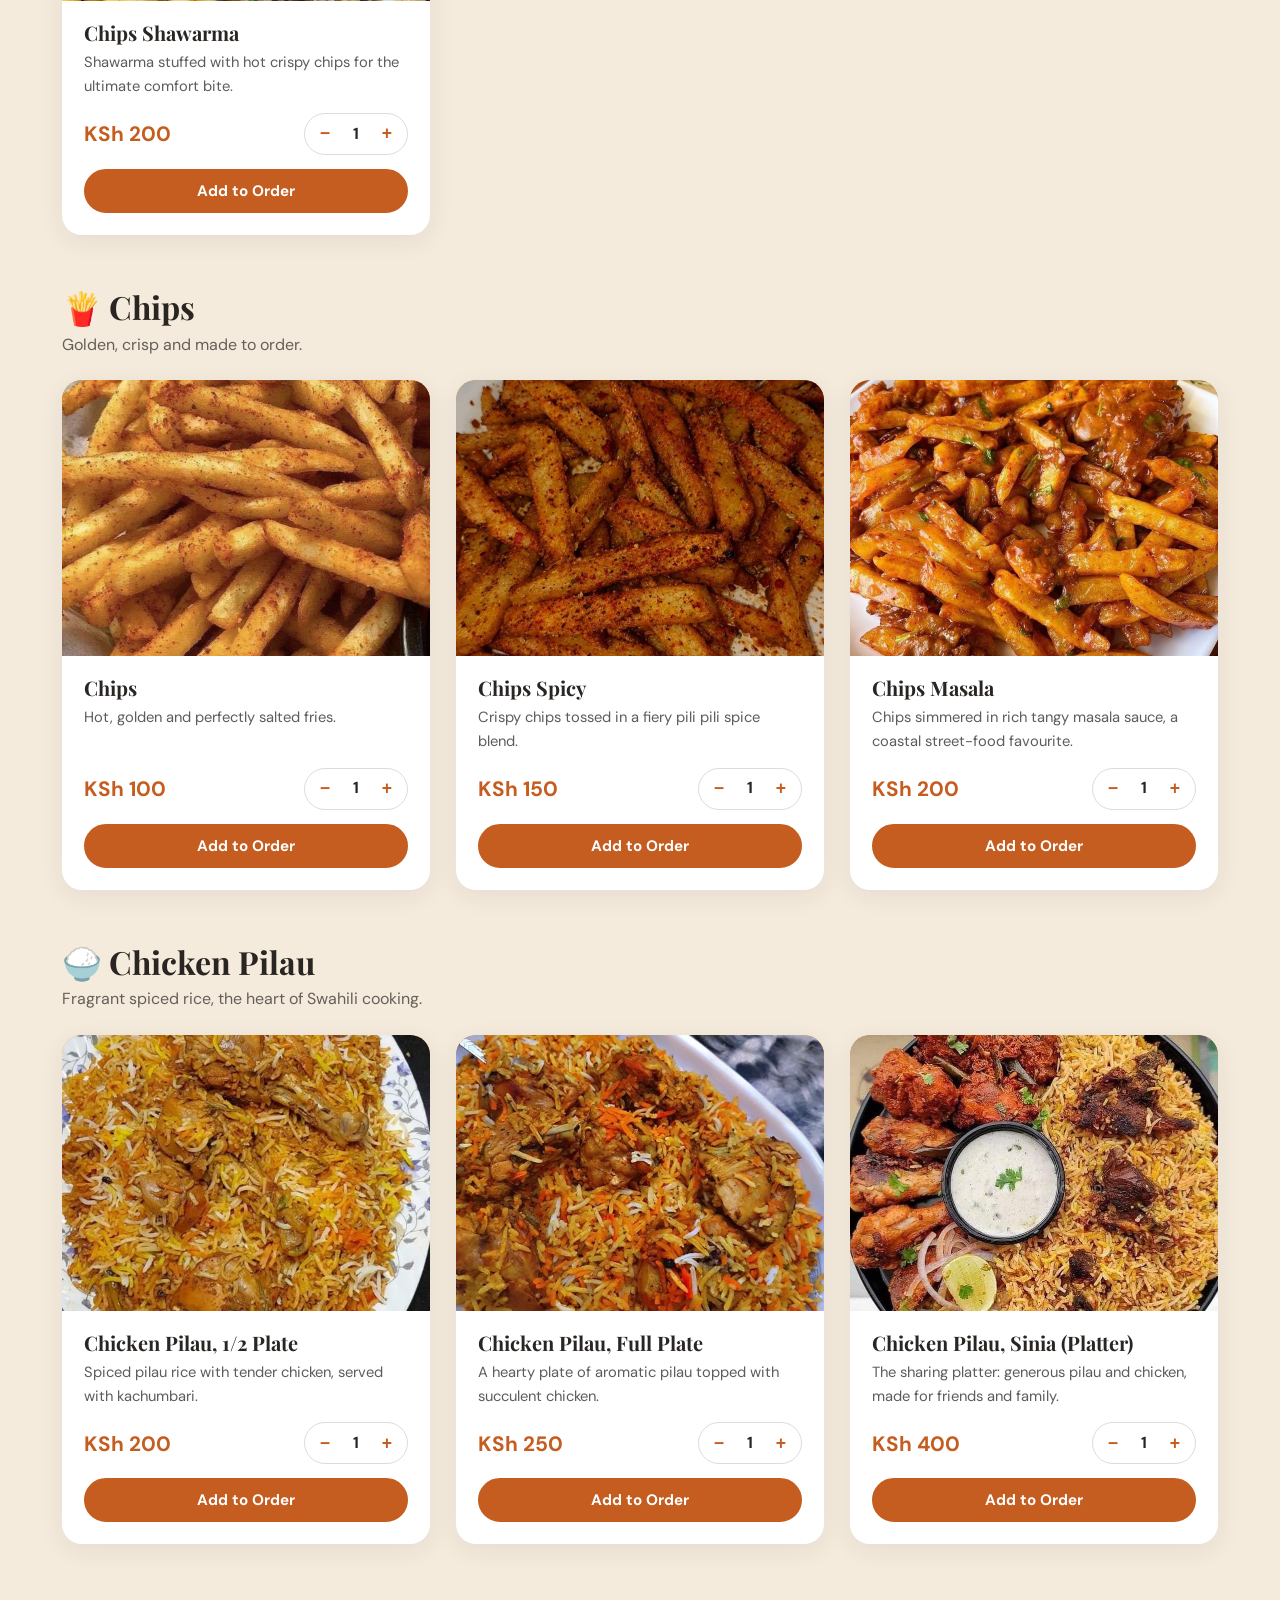
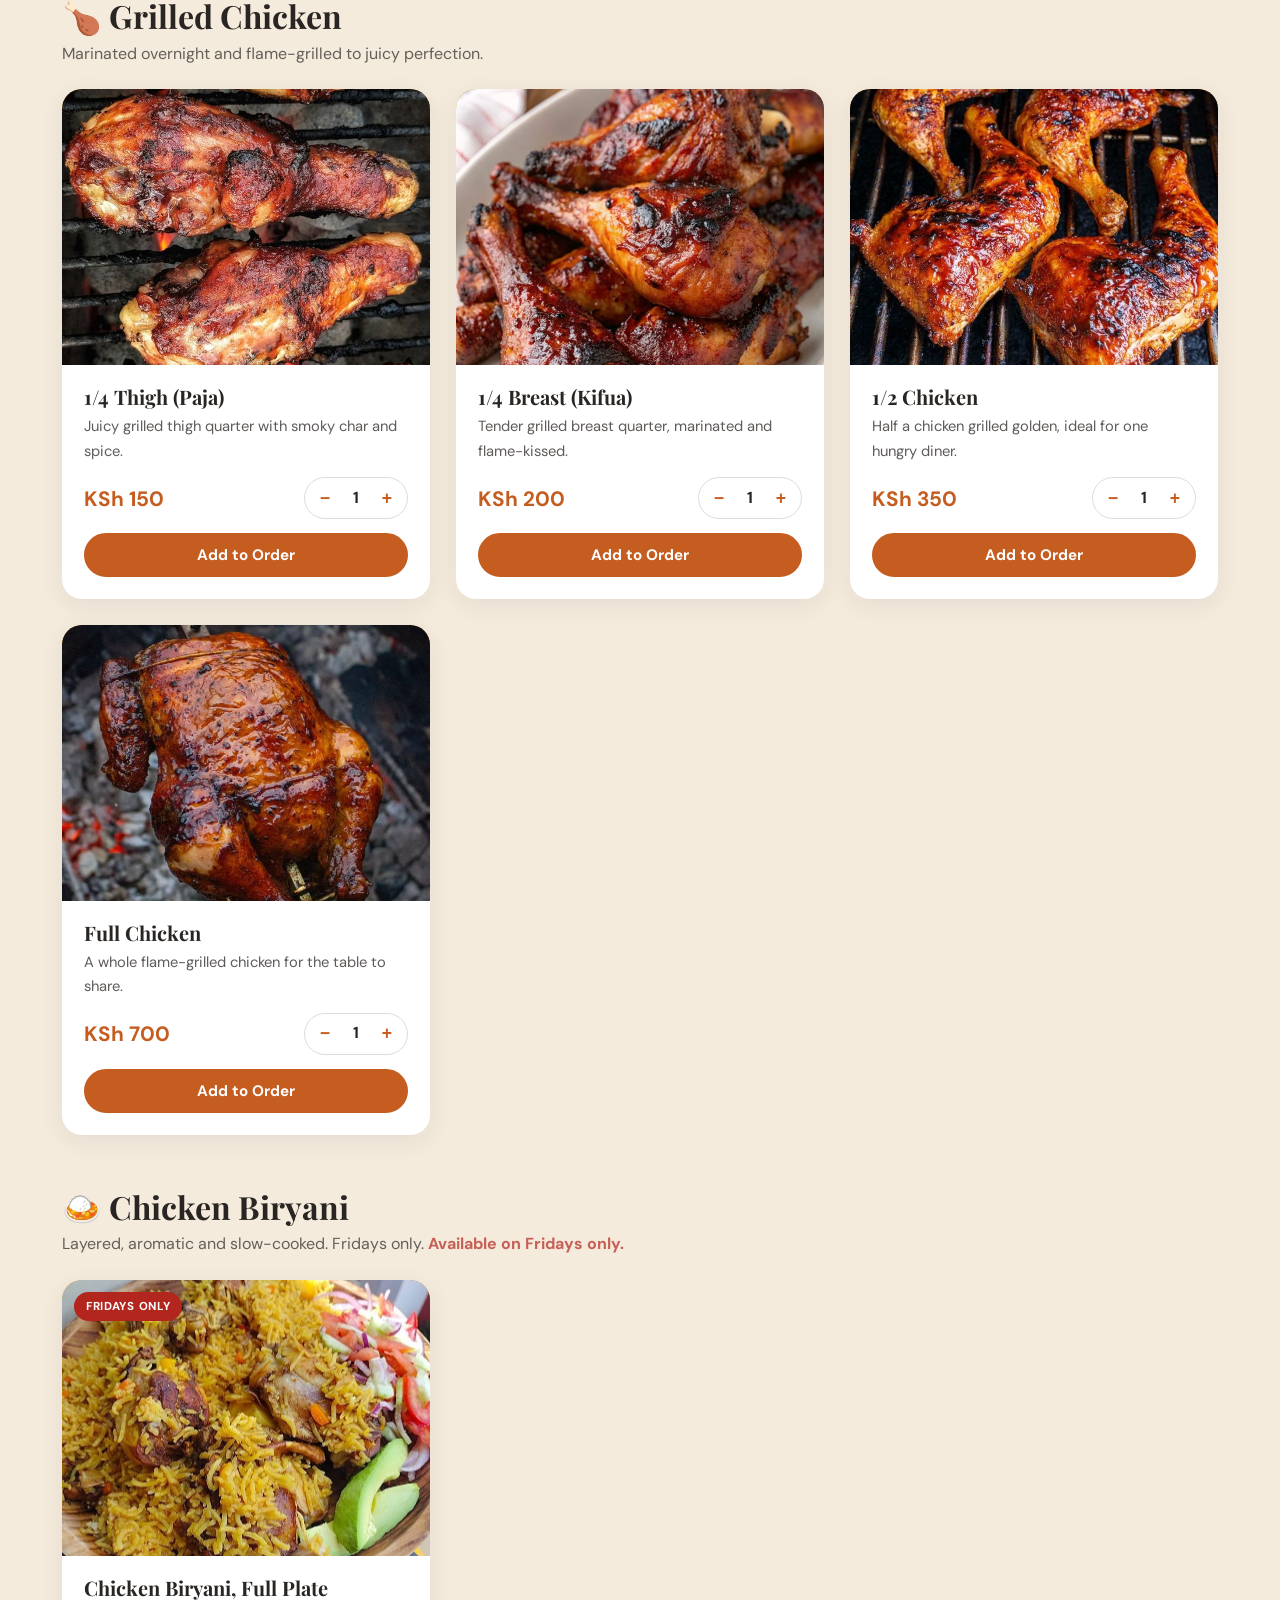
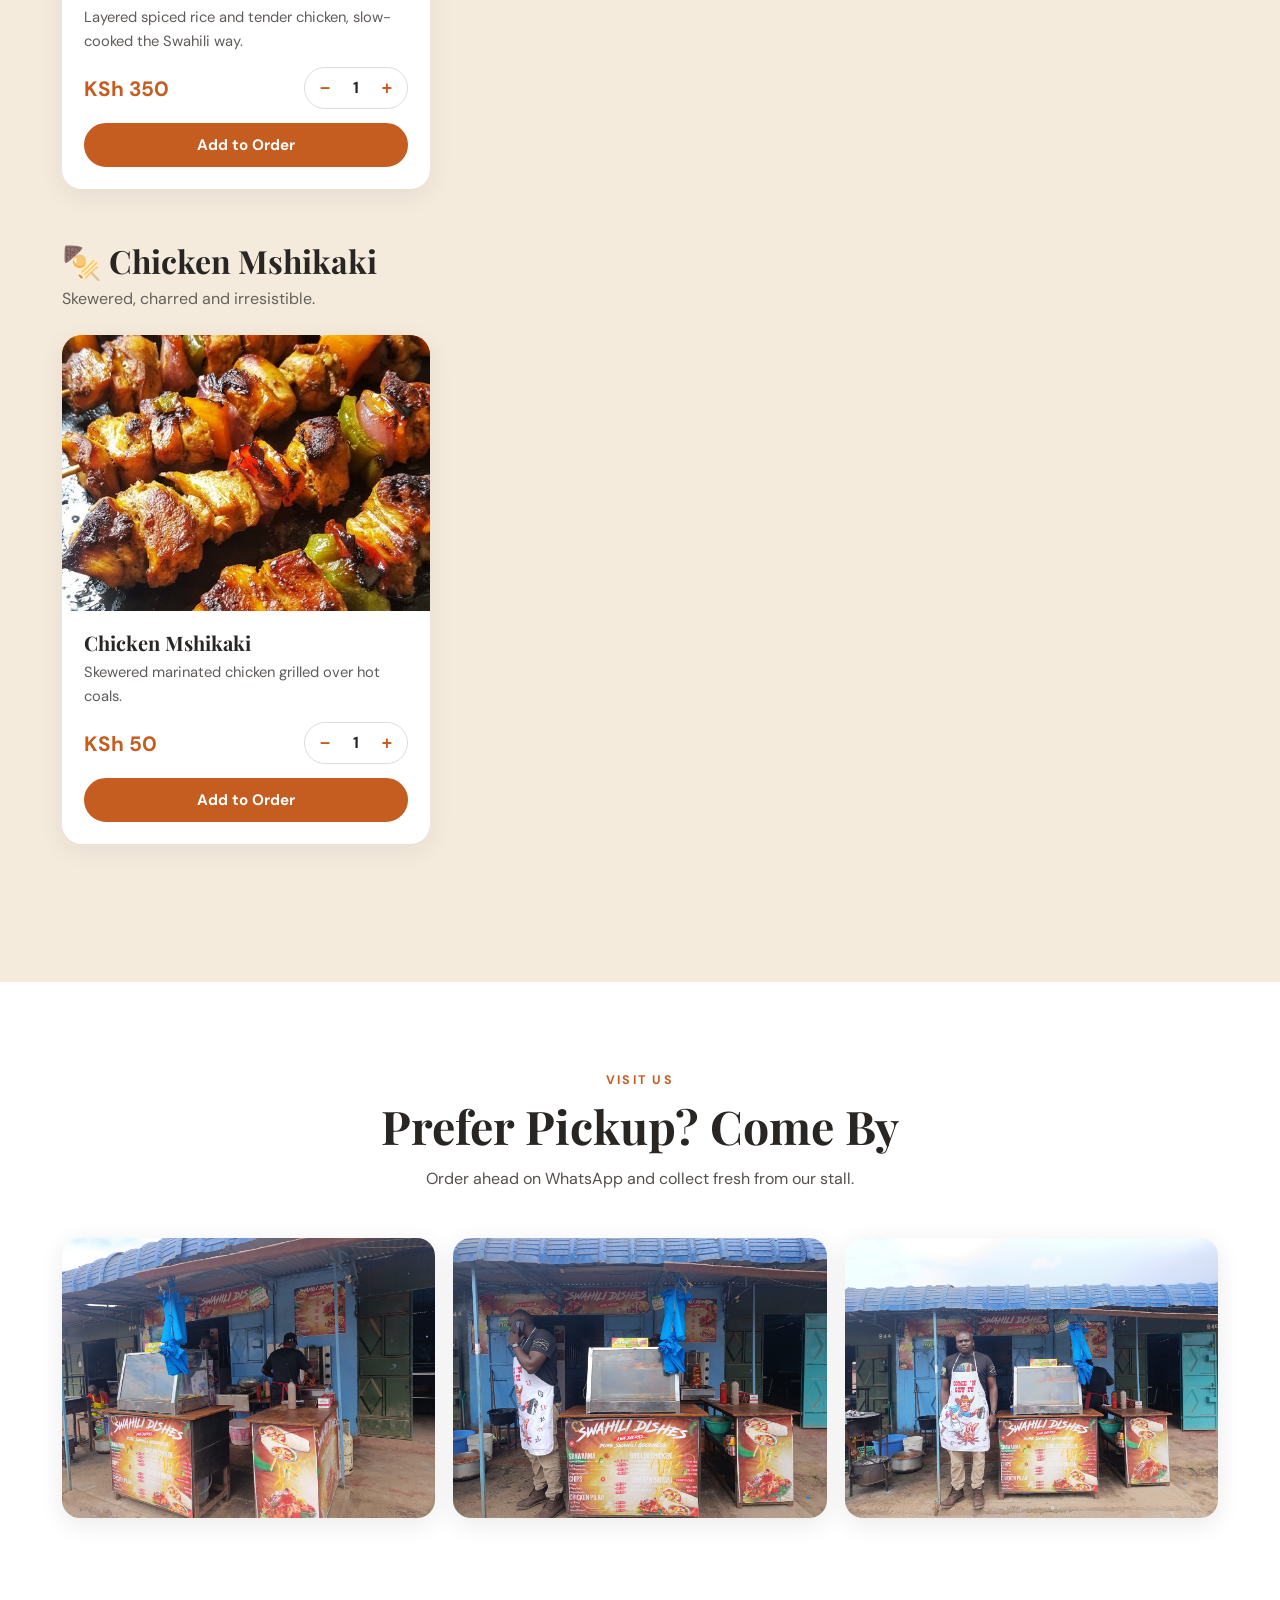
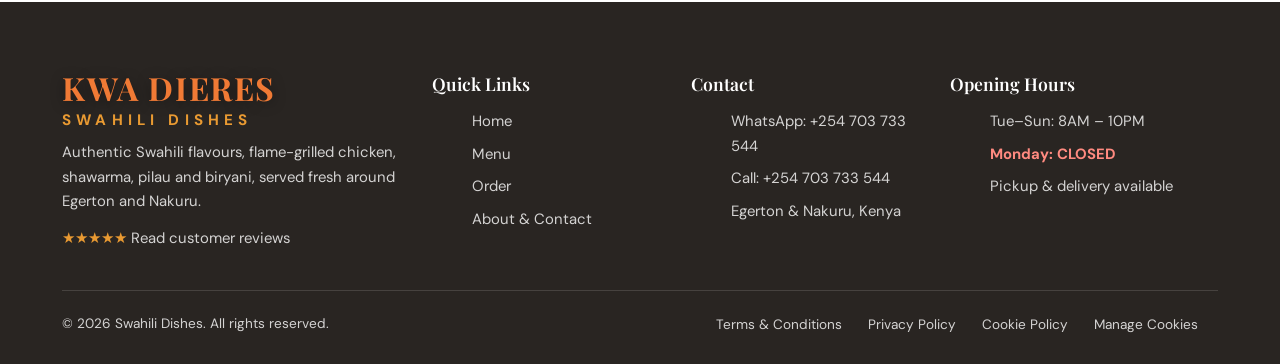
<file: menu.html>
<!DOCTYPE html><html lang="en"><head><meta charset="utf-8"><meta name="viewport" content="width=device-width,initial-scale=1"><title>Menu | Swahili Dishes</title><meta name="description" content="Full menu with prices in KSh: shawarma, chips, pilau, grilled chicken, biryani and mshikaki."><link rel="preconnect" href="https://fonts.googleapis.com"><link rel="preconnect" href="https://fonts.gstatic.com" crossorigin><link href="https://fonts.googleapis.com/css2?family=DM+Sans:wght@400;500;700&family=Playfair+Display:wght@600;700&display=swap" rel="stylesheet"><link rel="stylesheet" href="css/style.css"></head><body>
<section class="ph"><span class="eyebrow" style="color:var(--a)">Our Menu</span><h1>Taste the Coast</h1><p>16 freshly made dishes across six categories. Prices in KSh.</p></section>
<section style="padding-top:50px"><div class="wrap"><div id="notice"></div><div class="notice"><b>🍛 Chicken Biryani is available on FRIDAYS ONLY.</b> It cannot be ordered on other days.</div><div class="bar"><div class="chips" id="chips"></div><input class="srch" id="s" type="search" placeholder="Search dishes…" aria-label="Search menu"></div><div id="menu"></div></div></section>
<section class="white"><div class="wrap"><div class="sh rv"><span class="eyebrow">Visit Us</span><h2>Prefer Pickup? Come By</h2><p>Order ahead on WhatsApp and collect fresh from our stall.</p></div><div class="strip"><button class="zm rv" data-zoom="images/stall-3.jpg" data-alt="Stall front view" aria-label="Enlarge photo: Stall front view"><img src="images/stall-3.jpg" alt="Stall front view" loading="lazy"></button><button class="zm rv" data-zoom="images/stall-4.jpg" data-alt="Team at the stall" aria-label="Enlarge photo: Team at the stall"><img src="images/stall-4.jpg" alt="Team at the stall" loading="lazy"></button><button class="zm rv" data-zoom="images/stall-6.jpg" data-alt="Our stall counter" aria-label="Enlarge photo: Our stall counter"><img src="images/stall-6.jpg" alt="Our stall counter" loading="lazy"></button></div></div></section>
<script src="js/app.js"></script></body></html>
</file>
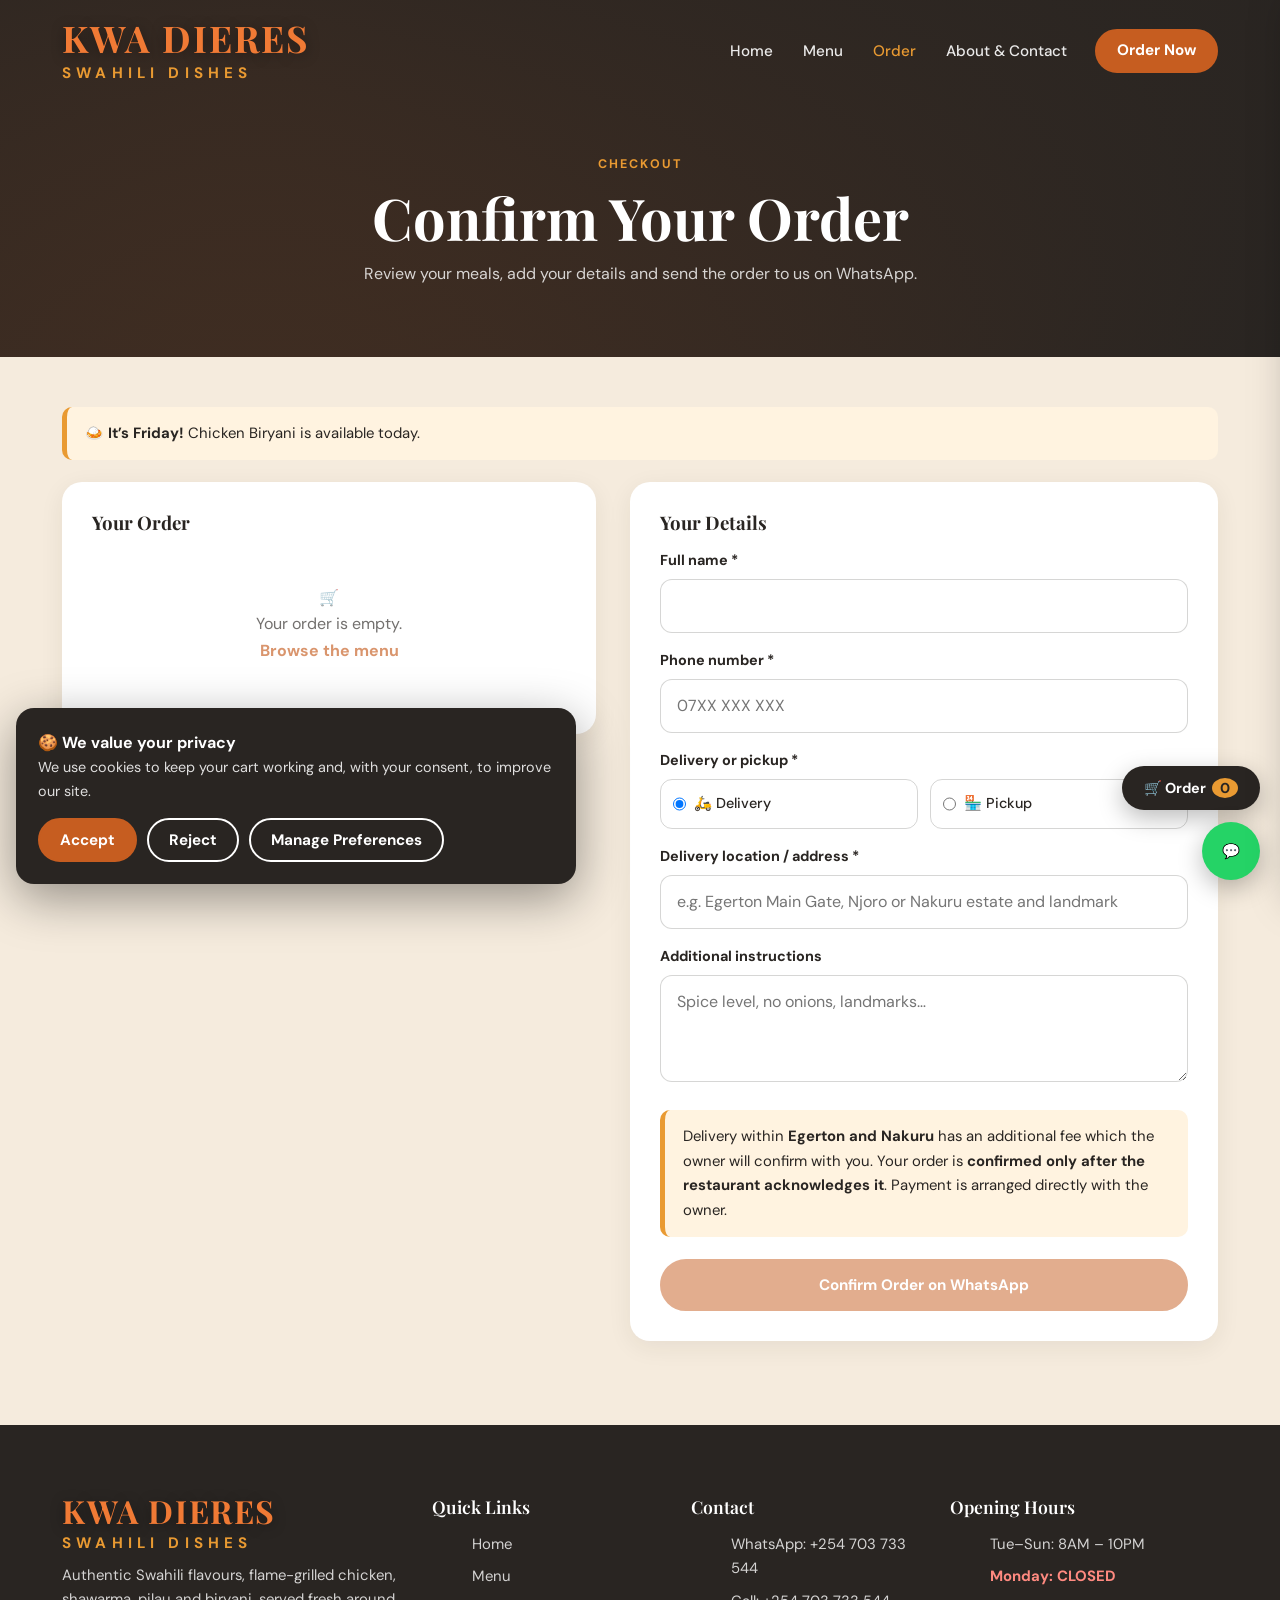
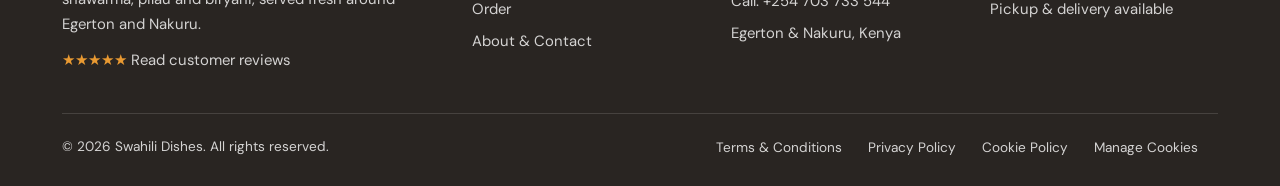
<file: order.html>
<!DOCTYPE html><html lang="en"><head><meta charset="utf-8"><meta name="viewport" content="width=device-width,initial-scale=1"><title>Checkout | Swahili Dishes</title><meta name="description" content="Review your order and send it to Swahili Dishes on WhatsApp."><link rel="preconnect" href="https://fonts.googleapis.com"><link rel="preconnect" href="https://fonts.gstatic.com" crossorigin><link href="https://fonts.googleapis.com/css2?family=DM+Sans:wght@400;500;700&family=Playfair+Display:wght@600;700&display=swap" rel="stylesheet"><link rel="stylesheet" href="css/style.css"></head><body>
<section class="ph"><span class="eyebrow" style="color:var(--a)">Checkout</span><h1>Confirm Your Order</h1><p>Review your meals, add your details and send the order to us on WhatsApp.</p></section>
<section style="padding-top:50px"><div class="wrap"><div id="notice"></div><div class="co"><div class="box"><h3>Your Order</h3><div class="cartbox"></div></div><form class="box fm" id="of"><h3>Your Details</h3><label for="nm">Full name *</label><input id="nm" name="nm" required autocomplete="name"><label for="ph">Phone number *</label><input id="ph" name="ph" type="tel" required pattern="[0-9+ ]{9,15}" placeholder="07XX XXX XXX" autocomplete="tel"><label>Delivery or pickup *</label><div class="mode"><label><input type="radio" name="mode" value="Delivery" checked> 🛵 Delivery</label><label><input type="radio" name="mode" value="Pickup"> 🏪 Pickup</label></div><label id="ll" for="loc">Delivery location / address *</label><input id="loc" name="loc" placeholder="e.g. Egerton Main Gate, Njoro or Nakuru estate and landmark"><label for="ins">Additional instructions</label><textarea id="ins" name="ins" rows="3" placeholder="Spice level, no onions, landmarks…"></textarea><div class="notice" style="margin-top:20px">Delivery within <b>Egerton and Nakuru</b> has an additional fee which the owner will confirm with you. Your order is <b>confirmed only after the restaurant acknowledges it</b>. Payment is arranged directly with the owner.</div><button class="btn" id="go" style="width:100%" disabled>Confirm Order on WhatsApp</button></form></div></div></section>
<script src="js/app.js"></script></body></html>
</file>
<file: css/style.css>
:root{--o:#C65D20;--a:#E99A32;--iv:#F5EBDD;--c:#292522;--w:#fff}
*{box-sizing:border-box;margin:0}html{scroll-behavior:smooth}
body{font:16px/1.65 'DM Sans',sans-serif;color:var(--c);background:var(--iv)}
h1,h2,h3{font-family:'Playfair Display',serif;line-height:1.15}
img{max-width:100%;display:block}a{color:inherit;text-decoration:none}
.wrap{max-width:1200px;margin:auto;padding:0 22px}section{padding:84px 0}
.eyebrow{color:var(--o);font-weight:700;letter-spacing:.18em;text-transform:uppercase;font-size:.78rem}
.sh{text-align:center;max-width:640px;margin:0 auto 46px}.sh h2{font-size:clamp(2rem,4vw,2.9rem);margin:8px 0 12px}.sh p{opacity:.8}
.hd{position:absolute;inset:0 0 auto;z-index:20;padding:20px 0;color:#fff}
.hd .wrap{display:flex;align-items:center;gap:26px;flex-wrap:wrap}
.brand{font:700 1.55rem 'Playfair Display',serif}.brand b{color:var(--a)}
.hd nav{display:flex;gap:26px;margin-left:auto}
.hd nav a{font-weight:500;font-size:.95rem;opacity:.9;transition:.2s}.hd nav a.on,.hd nav a:hover{color:var(--a);opacity:1}
.btn{display:inline-block;padding:14px 30px;border-radius:50px;font:700 .95rem 'DM Sans',sans-serif;border:2px solid var(--o);background:var(--o);color:#fff;cursor:pointer;transition:.25s}
.btn:hover{background:var(--a);border-color:var(--a);transform:translateY(-2px);box-shadow:0 10px 24px #c65d2045}
.btn.ghost{background:transparent;border-color:#fff}.btn.ghost:hover{color:var(--c)}.btn.dk{background:var(--c);border-color:var(--c)}.btn.sm{padding:9px 20px}.btn[disabled]{opacity:.5;pointer-events:none}
.hero{min-height:100vh;display:flex;align-items:center;color:#fff;background:linear-gradient(100deg,#1d1815ee 15%,#29252266 70%),url(../images/hero.jpg) center/cover,radial-gradient(circle at 70% 40%,#C65D20,#292522)}
.hero .wrap{padding-top:120px;padding-bottom:70px}.hero h1{font-size:clamp(2.6rem,7vw,5rem);max-width:760px;margin:14px 0 20px}.hero h1 em{color:var(--a)}
.hero p{max-width:540px;font-size:1.12rem;opacity:.92}.hero .cta{display:flex;gap:14px;flex-wrap:wrap;margin:30px 0}
.pills{display:flex;gap:10px;flex-wrap:wrap}.pills span{background:#ffffff1f;border:1px solid #ffffff40;backdrop-filter:blur(6px);padding:8px 16px;border-radius:50px;font-size:.88rem}.pills .x{background:#b3261e;border-color:#b3261e;font-weight:700}
.ph{padding:150px 0 70px;color:#fff;text-align:center;background:linear-gradient(#292522ee,#292522cc),radial-gradient(circle at 20% 0,#C65D20,#292522)}.ph h1{font-size:clamp(2.2rem,5vw,3.6rem);margin-top:8px}.ph p{opacity:.8;max-width:560px;margin:10px auto 0}
.grid{display:grid;grid-template-columns:repeat(auto-fill,minmax(270px,1fr));gap:26px}
.card{background:var(--w);border-radius:20px;overflow:hidden;box-shadow:0 6px 24px #29252214;transition:.3s;display:flex;flex-direction:column}.card:hover{transform:translateY(-6px);box-shadow:0 18px 40px #29252224}
.im{position:relative;aspect-ratio:4/3;display:grid;place-items:center;font-size:4.2rem;background:linear-gradient(135deg,var(--a),var(--o));overflow:hidden}.im img{position:absolute;inset:0;width:100%;height:100%;object-fit:cover;transition:.6s}.card:hover .im img{transform:scale(1.07)}
.tag{position:absolute;top:12px;left:12px;z-index:2;background:var(--c);color:#fff;font-size:.72rem;font-weight:700;padding:5px 12px;border-radius:50px;letter-spacing:.06em}.tag.f{background:#b3261e}
.cb{padding:20px 22px 22px;display:flex;flex-direction:column;flex:1}.cb h3{font-size:1.25rem}.cb p{font-size:.92rem;opacity:.75;margin:6px 0 14px;flex:1}
.pr{font:700 1.3rem 'DM Sans';color:var(--o)}.row{display:flex;align-items:center;justify-content:space-between;gap:10px}
.qty{display:inline-flex;align-items:center;border:1.5px solid #29252228;border-radius:50px}.qty button{width:32px;height:32px;border:0;background:none;font-size:1.1rem;cursor:pointer;color:var(--o);font-weight:700}.qty span{min-width:22px;text-align:center;font-weight:700}
.split{display:grid;grid-template-columns:1fr 1fr;gap:56px;align-items:center}.split .pic{aspect-ratio:5/4;border-radius:26px;background:linear-gradient(135deg,var(--a),var(--o));display:grid;place-items:center;font-size:6rem;overflow:hidden;position:relative;box-shadow:0 24px 50px #29252233}.split .pic img{position:absolute;inset:0;width:100%;height:100%;object-fit:cover}
.split h2{font-size:clamp(2rem,4vw,2.8rem);margin:8px 0 16px}.split p{margin-bottom:14px;opacity:.85}
.dark{background:var(--c);color:#fff}.dark .sh p{opacity:.7}.white{background:var(--w)}
.pop{display:grid;grid-template-columns:repeat(auto-fit,minmax(230px,1fr));gap:20px}.pop div{border:1px solid #ffffff22;border-radius:18px;padding:26px;transition:.3s}.pop div:hover{border-color:var(--a);transform:translateY(-4px)}.pop small{color:var(--a);font-weight:700}.pop h3{margin:6px 0}.pop b{color:var(--a);font-size:1.2rem}
.feat{background:var(--iv);border-radius:20px;padding:30px 26px;text-align:center;transition:.3s}.feat:hover{transform:translateY(-5px)}.feat i{font-style:normal;font-size:2.2rem;display:block;margin-bottom:10px}.feat h3{font-size:1.2rem;margin-bottom:6px}.feat p{font-size:.92rem;opacity:.75}
.info{display:grid;grid-template-columns:repeat(auto-fit,minmax(280px,1fr));gap:24px}.box{background:var(--w);border-radius:20px;padding:30px;box-shadow:0 6px 24px #29252212}.box h3{margin-bottom:12px}.box li{margin:0 0 8px 18px}
.hrs{width:100%;border-collapse:collapse}.hrs td{padding:8px 0;border-bottom:1px dashed #29252233}.hrs td:last-child{text-align:right;font-weight:700}.hrs .cl td{color:#b3261e;font-weight:700}
.rev{background:var(--w);border-radius:20px;padding:30px;box-shadow:0 6px 24px #29252214;position:relative}.rev:before{content:"“";position:absolute;top:6px;right:22px;font:6rem 'Playfair Display';color:var(--a);opacity:.3;line-height:1}.st{color:var(--a);letter-spacing:3px}.rev p{margin:10px 0 16px;font-style:italic}.rev b small{display:block;font-weight:400;opacity:.6}
.band{text-align:center;color:#fff;background:linear-gradient(120deg,var(--o),#9c4412);border-radius:28px;padding:64px 24px}.band h2{font-size:clamp(1.9rem,4vw,2.8rem);margin-bottom:12px}.band p{max-width:560px;margin:0 auto 26px;opacity:.92}.band .btn{background:#fff;color:var(--o);border-color:#fff}
.bar{display:flex;gap:12px;flex-wrap:wrap;align-items:center;justify-content:space-between;margin-bottom:34px}.chips{display:flex;gap:8px;flex-wrap:wrap}.chip{padding:9px 18px;border-radius:50px;border:1.5px solid #29252230;background:var(--w);cursor:pointer;font:500 .9rem 'DM Sans';transition:.2s}.chip.on,.chip:hover{background:var(--o);border-color:var(--o);color:#fff}
.srch{padding:12px 20px;border-radius:50px;border:1.5px solid #29252230;font:inherit;min-width:260px;background:var(--w)}input:focus,textarea:focus,select:focus{outline:2px solid var(--a)}
.cat{margin-bottom:54px}.cat h2{font-size:2rem;margin-bottom:6px}.cat>p{opacity:.7;margin-bottom:22px}
.notice{background:#fff3e0;border-left:5px solid var(--a);padding:14px 18px;border-radius:10px;margin-bottom:22px;font-size:.93rem}.notice.r{background:#fdecea;border-color:#b3261e}
.fab{position:fixed;right:20px;bottom:20px;z-index:40;display:flex;flex-direction:column;gap:12px;align-items:flex-end}.fab a,.fab button{border:0;cursor:pointer;border-radius:50px;font:700 .9rem 'DM Sans';box-shadow:0 8px 24px #0004;color:#fff}
.wa{background:#25D366;width:58px;height:58px;display:grid;place-items:center;font-size:1.7rem;animation:pulse 2.4s infinite}.cartfab{background:var(--c);padding:13px 22px}.cartfab b{background:var(--a);color:var(--c);border-radius:50%;padding:1px 8px;margin-left:6px}
@keyframes pulse{0%{box-shadow:0 0 0 0 #25d36680}70%{box-shadow:0 0 0 18px #25d36600}100%{box-shadow:0 0 0 0 #25d36600}}
.dr{position:fixed;inset:0 0 0 auto;width:min(420px,100%);background:var(--w);z-index:60;transform:translateX(105%);transition:.35s;padding:26px;display:flex;flex-direction:column;box-shadow:-10px 0 40px #0004}.dr.open{transform:none}.dr h3{font-size:1.5rem;margin-bottom:14px;display:flex;justify-content:space-between}.dr h3 button{border:0;background:none;font-size:1.6rem;cursor:pointer}.dr .cartbox{flex:1;overflow:auto}
.ov{position:fixed;inset:0;background:#0008;z-index:55;display:none}.ov.open{display:block}
.ci{display:grid;grid-template-columns:1fr auto;gap:6px 12px;padding:14px 0;border-bottom:1px solid #29252218}.ci small{opacity:.65}.ci .rm{border:0;background:none;color:#b3261e;cursor:pointer;font-size:.8rem;text-align:right}
.sub{display:flex;justify-content:space-between;font:700 1.2rem 'DM Sans';padding:18px 0 6px}.empty{text-align:center;padding:40px 10px;opacity:.65}
.co{display:grid;grid-template-columns:1fr 1.1fr;gap:34px;align-items:start}.fm label{display:block;font-weight:700;font-size:.9rem;margin:16px 0 6px}.fm input,.fm textarea,.fm select{width:100%;padding:13px 16px;border:1.5px solid #29252230;border-radius:12px;font:inherit}.mode{display:grid;grid-template-columns:1fr 1fr;gap:12px}.mode label{margin:0;border:1.5px solid #29252230;border-radius:12px;padding:12px;cursor:pointer;font-weight:500;display:flex;gap:8px}.mode input{width:auto}
footer{background:var(--c);color:#ffffffcc;padding:70px 0 26px;font-size:.93rem}.fg{display:grid;grid-template-columns:1.5fr 1fr 1fr 1.2fr;gap:36px;padding-bottom:40px}footer h4{color:#fff;font:600 1.1rem 'Playfair Display';margin-bottom:14px}footer li{list-style:none;margin-bottom:8px}footer a:hover{color:var(--a)}footer .brand{color:#fff;display:block;margin-bottom:10px}.fb{border-top:1px solid #ffffff22;padding-top:22px;display:flex;justify-content:space-between;flex-wrap:wrap;gap:10px;font-size:.85rem}.fb button{background:none;border:0;color:inherit;cursor:pointer;font:inherit;margin-right:14px}.fb button:hover{color:var(--a)}
.ck{position:fixed;left:16px;right:16px;bottom:16px;max-width:560px;z-index:70;background:var(--c);color:#fff;padding:22px;border-radius:18px;box-shadow:0 14px 50px #0006;display:none}.ck.show{display:block}.ck p{font-size:.9rem;opacity:.85;margin-bottom:14px}.ck .row{justify-content:flex-start;flex-wrap:wrap}.ck label{display:flex;justify-content:space-between;padding:8px 0;border-bottom:1px solid #fff2}
.md{position:fixed;inset:0;background:#000a;z-index:80;display:none;place-items:center;padding:20px}.md.open{display:grid}.md div{background:#fff;max-width:640px;max-height:80vh;overflow:auto;padding:34px;border-radius:20px}.md h3{margin-bottom:12px}.md p{margin-bottom:10px;font-size:.95rem}
.toast{position:fixed;left:50%;bottom:90px;transform:translateX(-50%) translateY(30px);background:var(--c);color:#fff;padding:12px 22px;border-radius:50px;opacity:0;transition:.3s;z-index:90;pointer-events:none;text-align:center}.toast.show{opacity:1;transform:translateX(-50%)}
.rv{opacity:0;transform:translateY(26px);transition:.8s}.rv.in{opacity:1;transform:none}
@media(max-width:860px){section{padding:60px 0}.split,.co{grid-template-columns:1fr;gap:30px}.fg{grid-template-columns:1fr 1fr}.hd .wrap{gap:10px 14px}.brand{font-size:1.3rem}.hd nav{order:3;width:100%;justify-content:space-between;gap:8px;margin:0}.hd nav a{font-size:.85rem}.hd .btn{margin-left:auto;padding:9px 18px}.hero .wrap{padding-top:140px}.srch{width:100%}}
@media(max-width:520px){.fg{grid-template-columns:1fr}.grid{grid-template-columns:1fr 1fr;gap:14px}.cb{padding:14px}.cb p{display:none}.cb h3{font-size:1.02rem}.im{font-size:3rem}.cb .row{flex-direction:column;align-items:stretch}.cb .btn{padding:10px}}
@media(prefers-reduced-motion:reduce){*{animation:none!important;transition:none!important}}
/* ---- v2: motion (Jakub-weighted: 200-500ms, bounce 0), UX & new sections ---- */
:root{--e:cubic-bezier(.22,1,.36,1)}
:focus-visible{outline:3px solid var(--a);outline-offset:3px;border-radius:6px}
.hd nav a{padding:8px 2px;min-height:44px;display:inline-flex;align-items:center}
.btn{transition:transform .25s var(--e),background-color .25s,border-color .25s,box-shadow .25s;min-height:44px}.btn:active,.chip:active,.qty button:active{transform:scale(.97)}
.btn.ok{background:#2e7d32;border-color:#2e7d32}
.chip{min-height:44px}.qty button{width:40px;height:40px}.ci .rm{min-height:44px;padding:0 4px}
.card{transition:transform .35s var(--e),box-shadow .35s var(--e)}.im img{transition:transform .8s var(--e)}
.wa{animation:none}.fab a,.fab button{transition:transform .25s var(--e)}.fab a:hover,.fab button:hover{transform:translateY(-2px)}.cartfab.bump{animation:bump .35s var(--e)}
@keyframes bump{0%{transform:scale(1)}40%{transform:scale(1.08)}100%{transform:scale(1)}}
.dr{transition:transform .4s var(--e)}.ov{display:block;visibility:hidden;opacity:0;transition:opacity .3s,visibility .3s}.ov.open{visibility:visible;opacity:1}
.toast{transition:opacity .3s var(--e),transform .3s var(--e)}
.rv{opacity:0;transform:translateY(18px);filter:blur(4px);transition:opacity .7s var(--e),transform .7s var(--e),filter .7s var(--e);transition-delay:calc(var(--i,0)*70ms)}.rv.in{opacity:1;transform:none;filter:none}
.hero .wrap>*,.ph>*{animation:up .8s var(--e) backwards}.hero .wrap>:nth-child(2){animation-delay:.1s}.hero .wrap>:nth-child(3){animation-delay:.2s}.hero .wrap>:nth-child(4){animation-delay:.3s}.hero .wrap>:nth-child(5){animation-delay:.4s}
@keyframes up{from{opacity:0;transform:translateY(22px);filter:blur(4px)}}
.stats{background:var(--c);color:#fff;padding:34px 0}.stats .wrap{display:grid;grid-template-columns:repeat(auto-fit,minmax(180px,1fr));gap:20px;text-align:center}.stats b{display:block;font:700 2rem 'Playfair Display',serif;color:var(--a)}.stats span{font-size:.88rem;opacity:.8}
.tiles{display:grid;grid-template-columns:repeat(auto-fit,minmax(170px,1fr));gap:18px}.tile{background:var(--w);border-radius:20px;padding:28px 18px;text-align:center;box-shadow:0 6px 24px #29252212;transition:transform .35s var(--e),box-shadow .35s var(--e),background-color .25s}.tile:hover{transform:translateY(-5px);box-shadow:0 16px 36px #29252222;background:var(--o);color:#fff}.tile span{font-size:2.4rem;display:block}.tile h3{font-size:1.15rem;margin:8px 0 2px}.tile p{font-size:.85rem;opacity:.75}
.steps{display:grid;grid-template-columns:repeat(auto-fit,minmax(220px,1fr));gap:26px;counter-reset:s}.step{position:relative;padding:34px 24px 26px;background:var(--w);border-radius:20px;box-shadow:0 6px 24px #29252212;counter-increment:s}.step:before{content:counter(s);position:absolute;top:-18px;left:24px;width:40px;height:40px;border-radius:50%;background:var(--o);color:#fff;display:grid;place-items:center;font:700 1.1rem 'Playfair Display',serif;box-shadow:0 6px 16px #c65d2055}.step h3{font-size:1.15rem;margin-bottom:6px}.step p{font-size:.92rem;opacity:.78}
.faq{max-width:780px;margin:auto;display:grid;gap:12px}.faq details{background:var(--w);border-radius:16px;box-shadow:0 4px 18px #29252210;padding:0 24px;transition:box-shadow .3s}.faq details[open]{box-shadow:0 10px 30px #2925221c}.faq summary{cursor:pointer;font-weight:700;padding:18px 0;list-style:none;display:flex;justify-content:space-between;gap:12px;min-height:44px}.faq summary::-webkit-details-marker{display:none}.faq summary:after{content:"+";color:var(--o);font-size:1.4rem;line-height:1;transition:transform .3s var(--e)}.faq details[open] summary:after{transform:rotate(45deg)}.faq details p{padding:0 0 18px;opacity:.82}
.feat i{width:64px;height:64px;margin:0 auto 14px;border-radius:50%;background:#fff;display:grid;place-items:center;box-shadow:0 6px 16px #29252214}.white .feat i{background:var(--w)}
@media(prefers-reduced-motion:reduce){.rv{opacity:1;transform:none;filter:none}.hero .wrap>*,.ph>*{animation:none}.cartfab.bump{animation:none}}
.gal{display:grid;grid-template-columns:repeat(5,1fr);gap:14px}.gal figure{position:relative;overflow:hidden;border-radius:18px;aspect-ratio:3/4}.gal img{width:100%;height:100%;object-fit:cover;transition:transform .8s var(--e)}.gal figure:hover img{transform:scale(1.06)}.gal figcaption{position:absolute;inset:auto 0 0;padding:34px 14px 12px;font-weight:700;font-size:.9rem;background:linear-gradient(transparent,#000a)}.gal figure:nth-child(even){transform:translateY(0)}@media(max-width:860px){.gal{grid-template-columns:repeat(2,1fr)}.gal figure:last-child{grid-column:1/-1;aspect-ratio:16/9}}
.zm{border:0;padding:0;background:none;cursor:zoom-in;border-radius:18px;overflow:hidden;aspect-ratio:4/3;display:block;position:relative;box-shadow:0 6px 24px #29252218}.zm img{width:100%;height:100%;object-fit:cover;transition:transform .8s var(--e)}.zm:hover img{transform:scale(1.05)}
.strip{display:grid;grid-template-columns:repeat(auto-fit,minmax(240px,1fr));gap:18px}.zg{display:grid;grid-template-columns:repeat(4,1fr);gap:16px}.md img{max-height:70vh;object-fit:contain}
.white .tile{background:var(--iv)}.white .tile:hover{background:var(--o)}#order .chips{justify-content:center}
@media(max-width:860px){.zg{grid-template-columns:repeat(2,1fr);gap:12px}}
.brand{display:flex;flex-direction:column;line-height:1.1}.brand small{font:700 .62rem 'DM Sans',sans-serif;letter-spacing:.34em;color:var(--a);margin-bottom:4px}footer .brand{display:flex}
.brand{font:600 .82rem 'DM Sans',sans-serif;letter-spacing:.22em;text-transform:uppercase;line-height:1.15}.brand small{font:700 1.65rem 'Playfair Display',serif;letter-spacing:.05em;color:#F07A35;margin-bottom:3px;text-shadow:0 2px 14px #0006}.brand b{color:var(--a)}footer .brand small{font-size:1.5rem}
.tiles{grid-template-columns:repeat(auto-fit,minmax(190px,1fr))}.tile{padding:0;overflow:hidden}.tile .tim{aspect-ratio:4/3;overflow:hidden}.tile .tim img{width:100%;height:100%;object-fit:cover;transition:transform .8s var(--e)}.tile:hover .tim img{transform:scale(1.07)}.tile h3{padding:16px 12px 0}.tile p{padding:0 12px 20px}
@media(max-width:860px){.brand small{font-size:1.35rem}.brand{font-size:.7rem}}@media(max-width:520px){.tiles{grid-template-columns:repeat(2,1fr);gap:12px}}
.brand small{font-size:2.3rem;line-height:1;letter-spacing:.05em;margin-bottom:6px}.brand .sd{font:700 .95rem 'DM Sans',sans-serif;letter-spacing:.34em;text-transform:uppercase;color:var(--a);white-space:nowrap}footer .brand small{font-size:2rem}
@media(max-width:860px){.brand small{font-size:1.85rem}.brand .sd{font-size:.8rem;letter-spacing:.28em}}
@media(max-width:860px){.brand small{font-size:2rem;letter-spacing:.03em}.hd .btn.sm{padding:8px 14px;font-size:.82rem;min-height:40px}}
</file>
